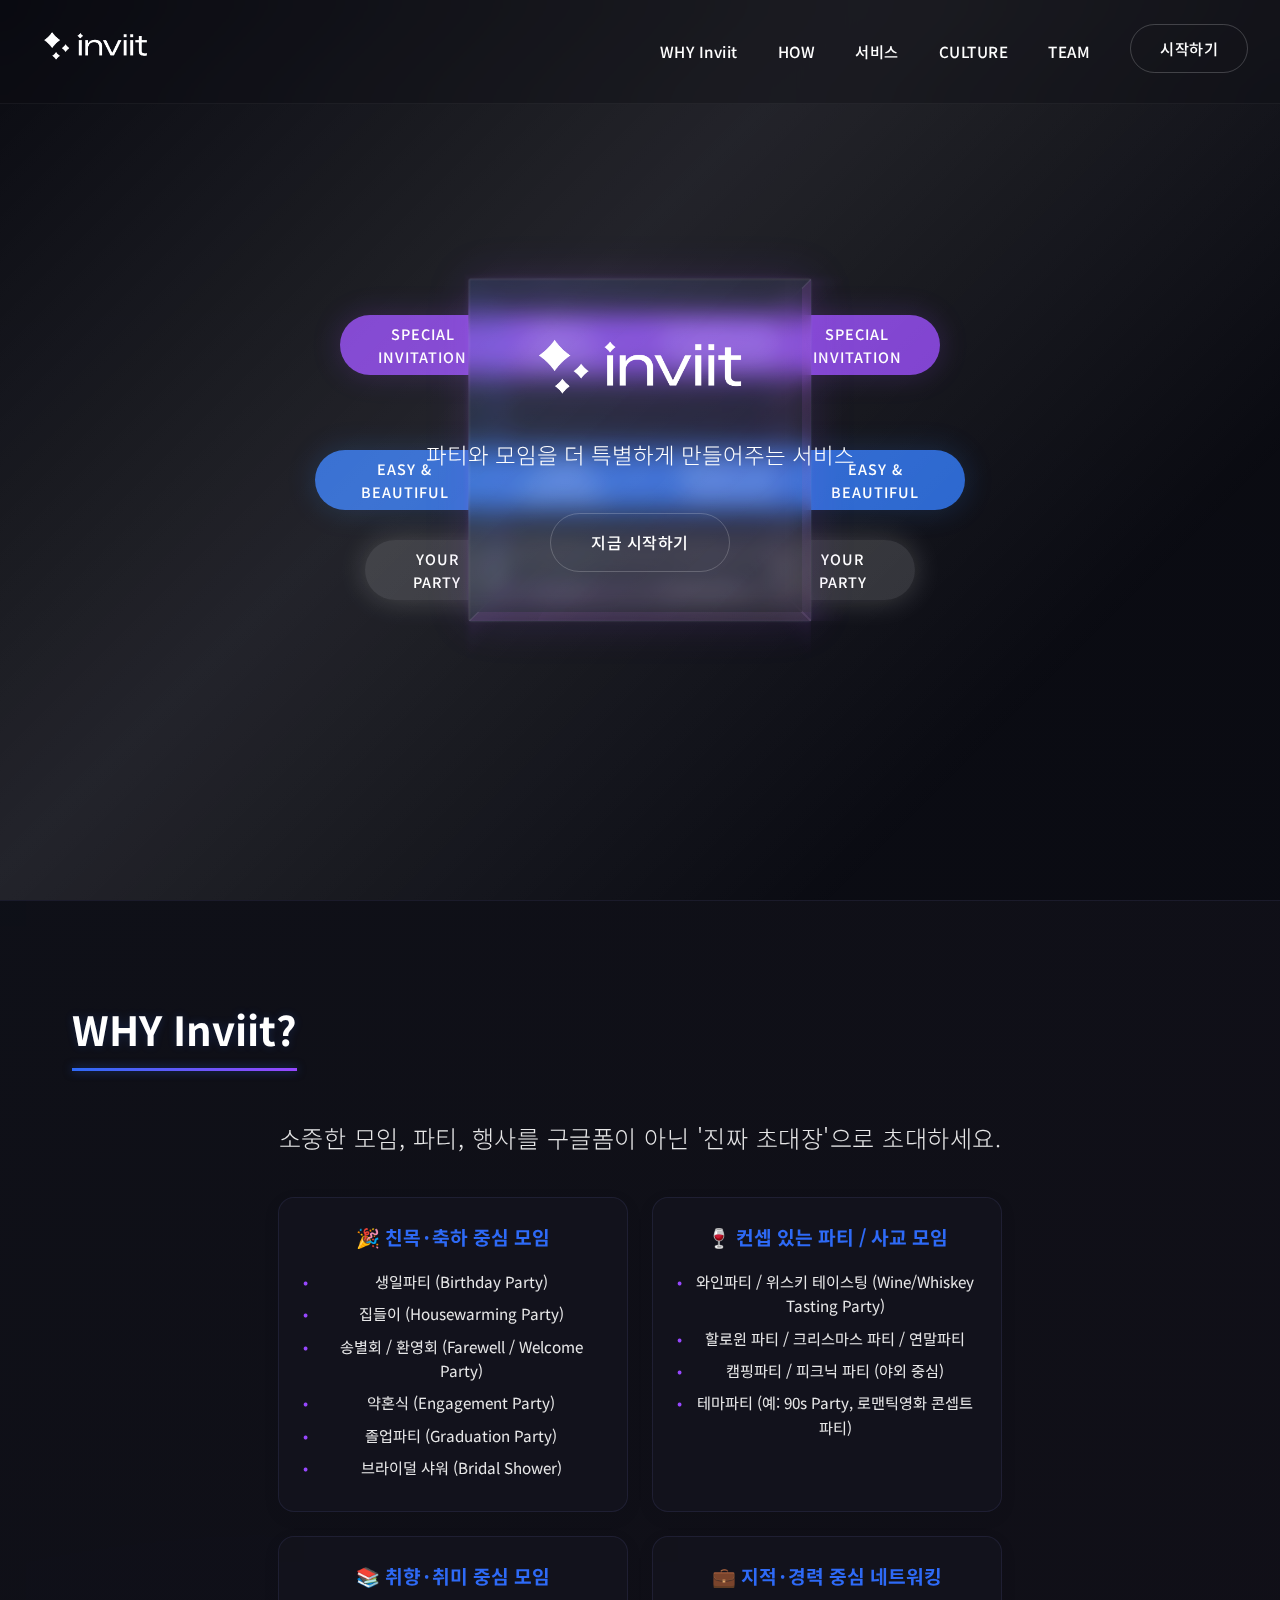
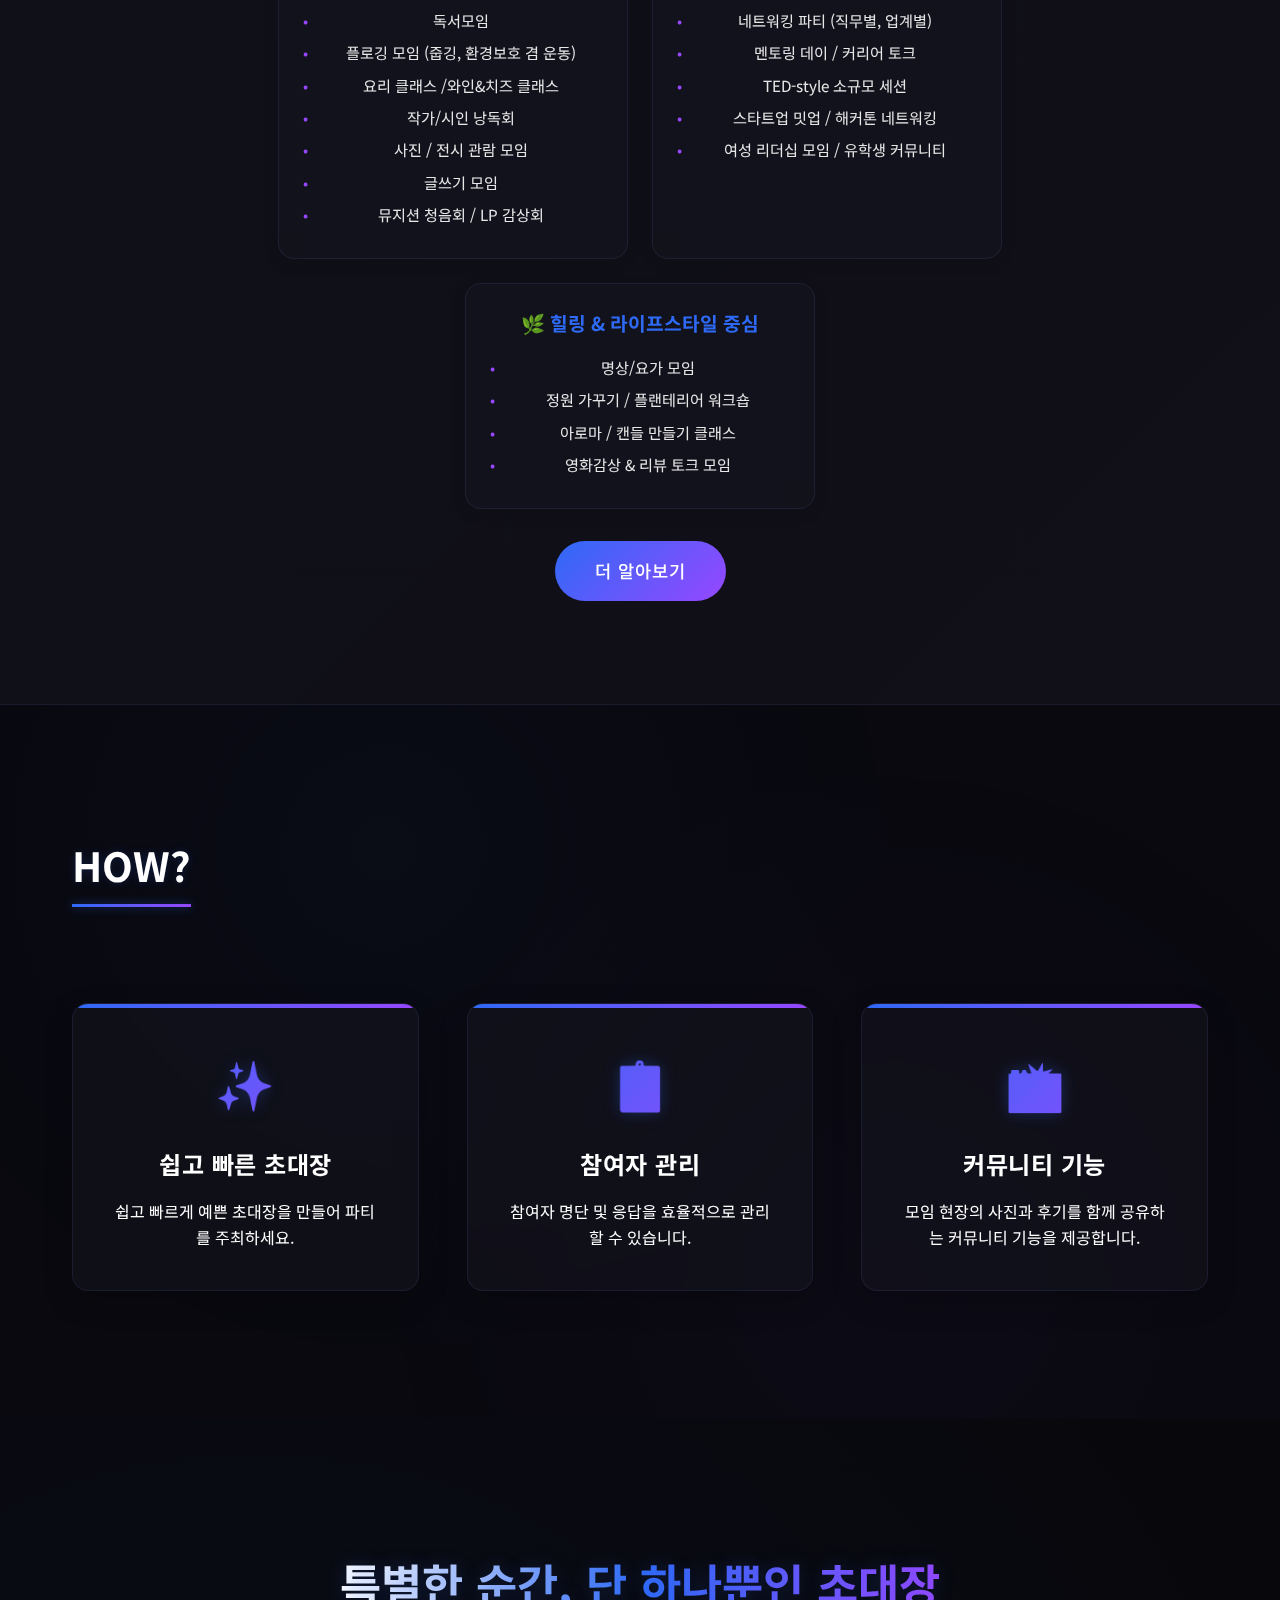
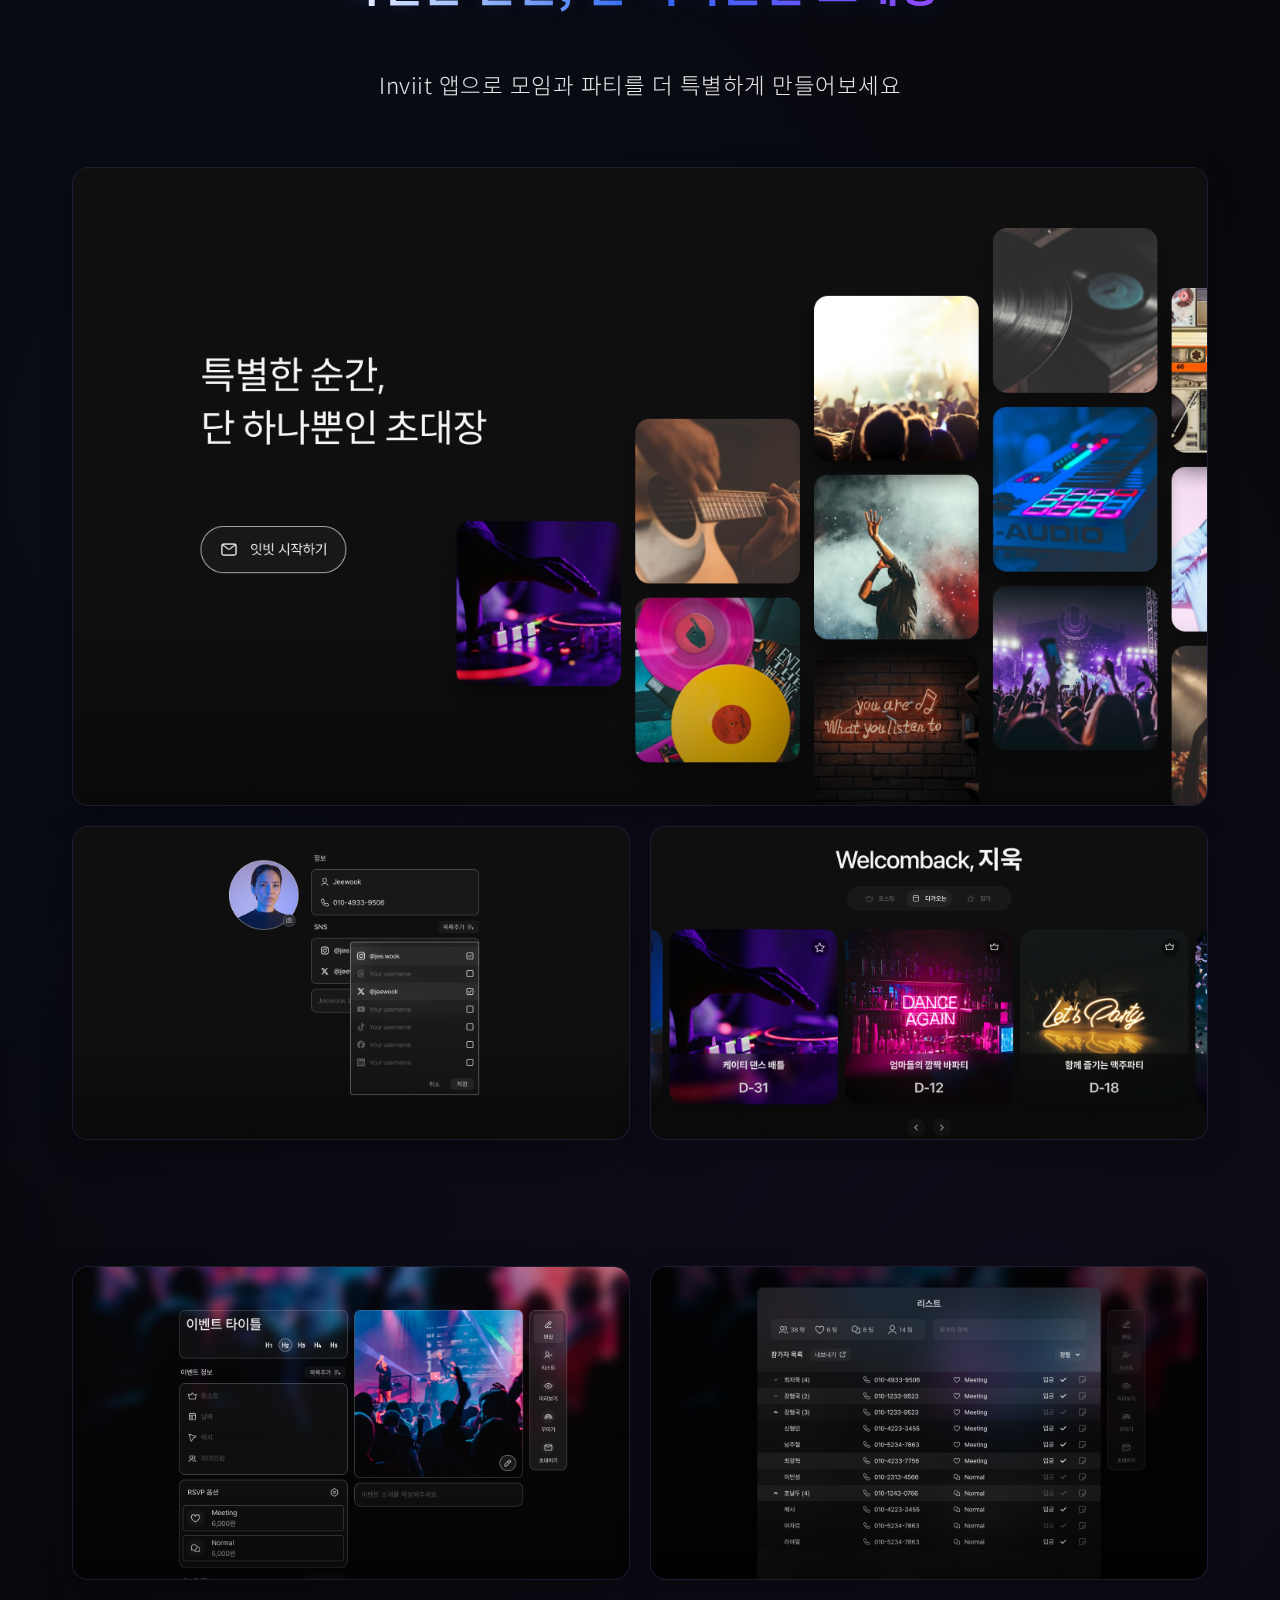
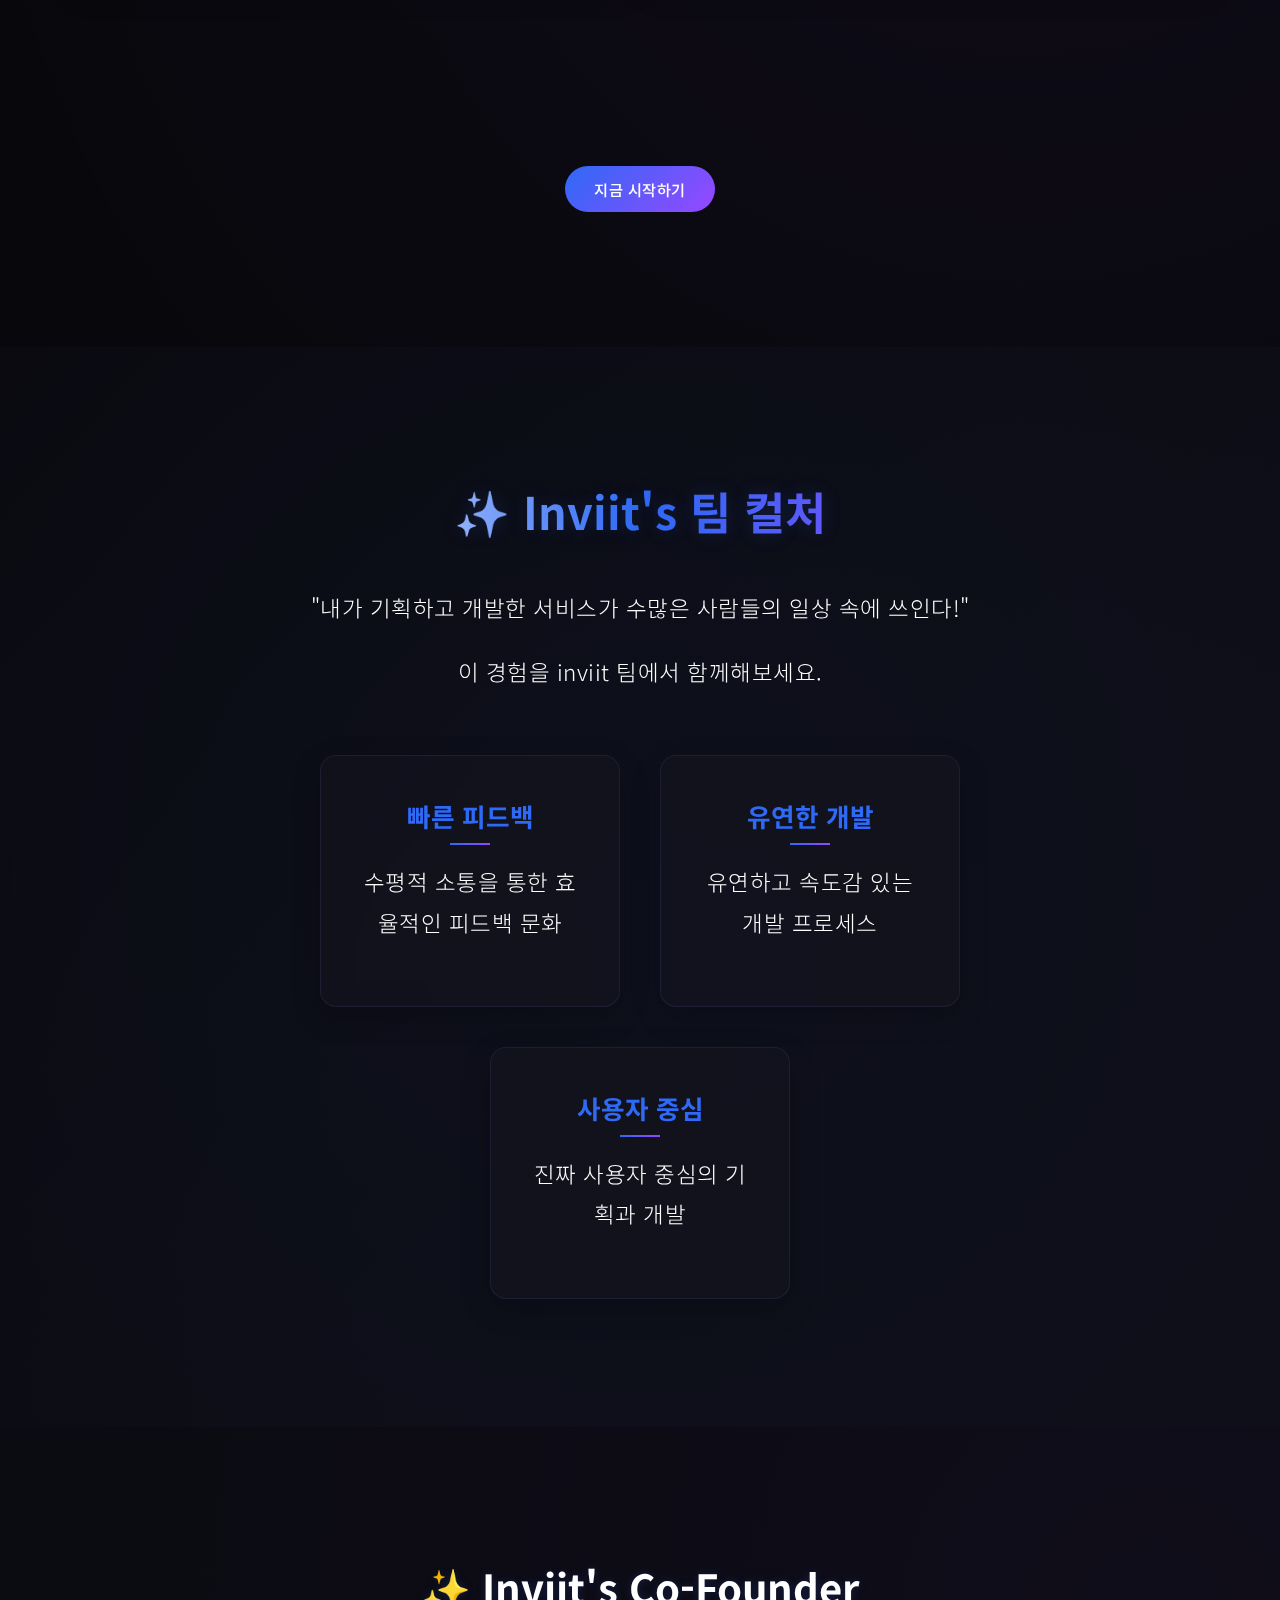
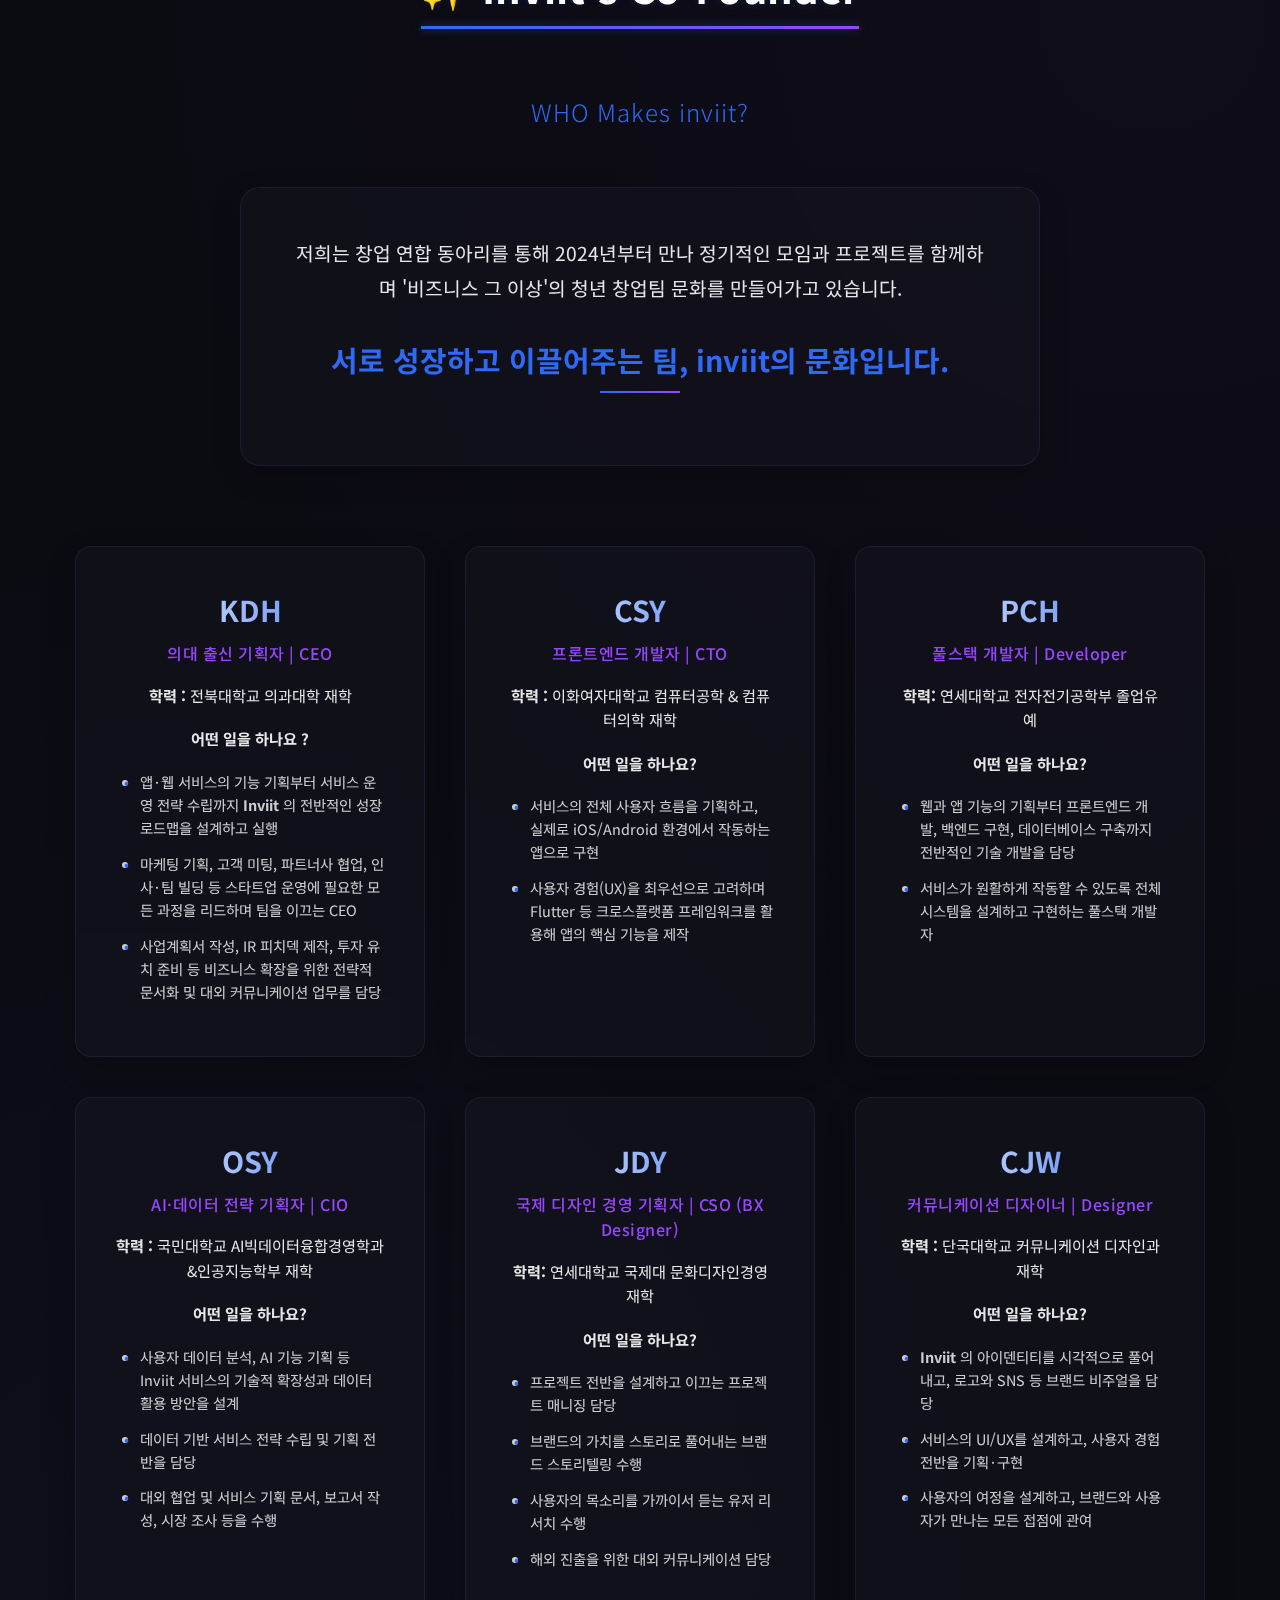
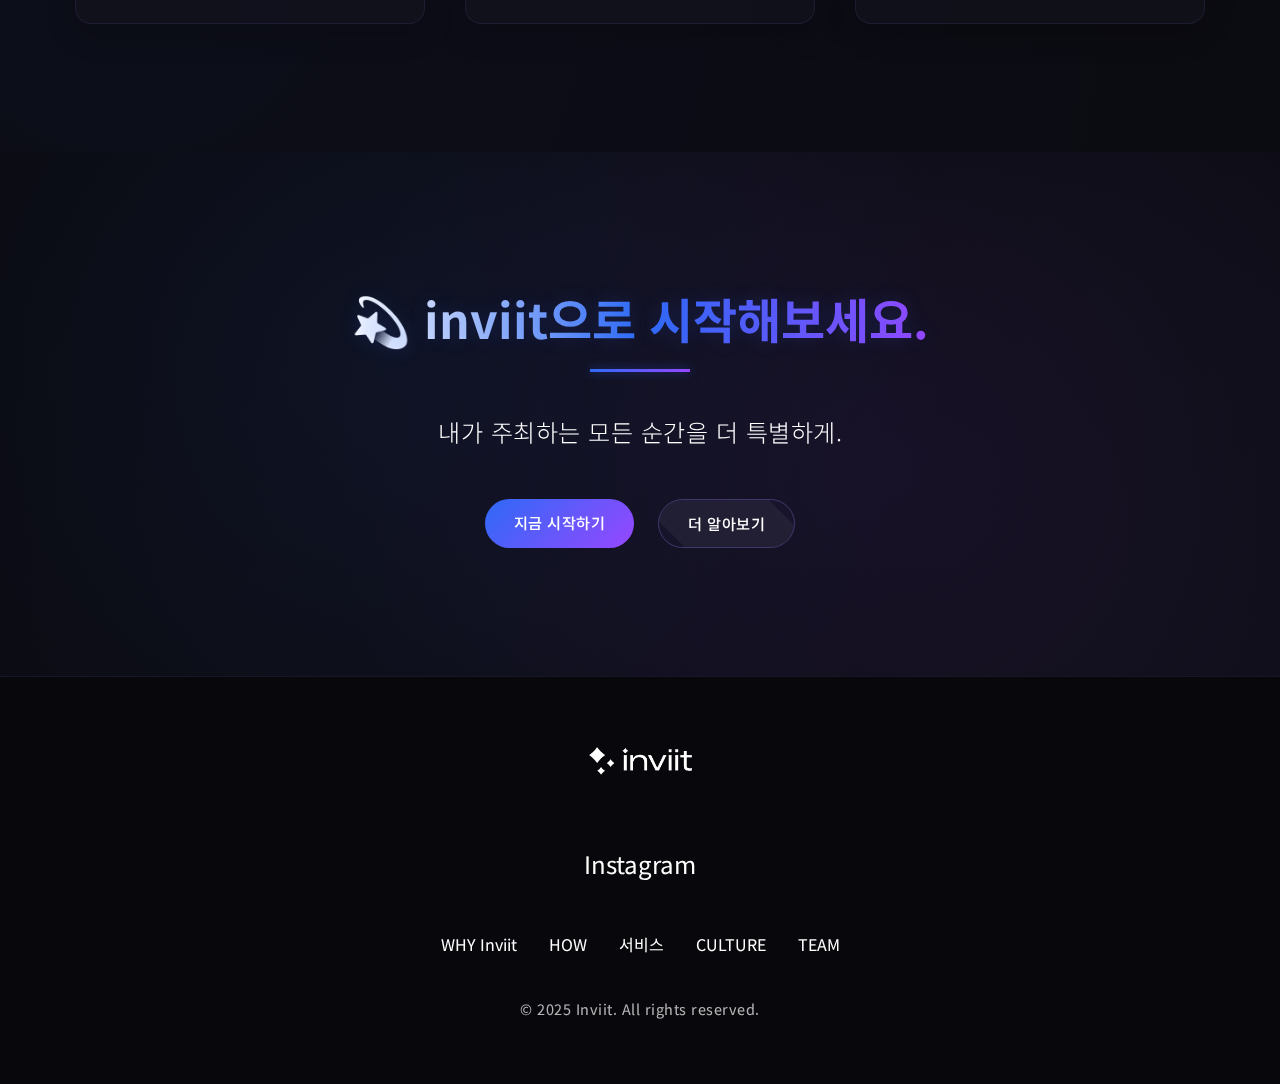
<file: index.html>
<!DOCTYPE html>
<html lang="ko">

<head>
    <meta charset="UTF-8">
    <meta name="viewport" content="width=device-width, initial-scale=1.0">
    <title>Inviit | 특별한 초대, 인빗</title>
    <link rel="stylesheet" href="style.css">
    <link href="https://fonts.googleapis.com/css2?family=Noto+Sans+KR:wght@300;400;500;700&family=Poppins:wght@400;500;600;700&display=swap" rel="stylesheet">
</head>

<body>
    <!-- Header -->
    <header>
        <div class="header-content">
            <a href="https://inviit.me/" class="logo" target="_blank" rel="noopener noreferrer">
                <img src="images/인빗로고.png" alt="inviit 로고" style="height: 40px;">
            </a>
            <nav>
                <ul class="nav-links">
                    <li>
                        <a href="#why">WHY Inviit</a>
                    </li>
                    <li>
                        <a href="#how">HOW</a>
                    </li>
                    <li>
                        <a href="#app">서비스</a>
                    </li>
                    <li>
                        <a href="#culture">CULTURE</a>
                    </li>
                    <li>
                        <a href="#team">TEAM</a>
                    </li>
                    <li>
                        <a href="https://inviit.me/" class="btn btn-outline" target="_blank" rel="noopener noreferrer">
                                시작하기
                            </a>
                    </li>
                </ul>
            </nav>
        </div>
    </header>
    <!-- Modern 3D Hero Section -->
    <section class="hero">
        <!-- 3D Glass Cube -->
        <div class="glass-container">
            <div class="glass-cube">
                <div class="cube-face"></div>
                <div class="cube-face"></div>
                <div class="cube-face"></div>
                <div class="cube-face"></div>
                <div class="cube-face"></div>
                <div class="cube-face"></div>
            </div>
        </div>
        <!-- 3D Ribbons -->
        <div class="ribbon-container">
            <div class="ribbon">
                <span>Special Invitation
                        <div class="star"></div> Create Moments
                        <div class="arrow"></div> Celebrate Together
                        <div class="star"></div> Special Invitation
                    </span>
            </div>
            <div class="ribbon">
                <span>Easy & Beautiful
                        <div class="arrow"></div> Share Memories
                        <div class="star"></div> Connect People
                        <div class="arrow"></div> Easy & Beautiful
                    </span>
            </div>
            <div class="ribbon">
                <span>Your Party
                        <div class="star"></div> Your Style
                        <div class="arrow"></div> Your Memories
                        <div class="star"></div> Your Party
                    </span>
            </div>
        </div>
        <!-- Glass Reflection Effect -->
        <div class="glass-reflection"></div>
        <div class="hero-content">
            <img src="images/인빗로고.png" alt="inviit 로고" class="hero-title" style="max-width: 250px; height: auto;">
            <p class="hero-subtitle">파티와 모임을 더 특별하게 만들어주는 서비스</p>
            <a href="https://inviit.me/" class="cta-button" target="_blank" rel="noopener noreferrer">지금 시작하기</a>
        </div>
        </div>
    </section>
    <!-- Why Section -->
    <section class="why-section" id="why">
        <div class="container">
            <h2 class="section-title">WHY Inviit?</h2>
            <div class="why-content">
                <p>소중한 모임, 파티, 행사를 구글폼이 아닌 '진짜 초대장'으로 초대하세요.</p>
                <!-- Event Categories -->
                <div class="event-categories">
                    <div class="event-category">
                        <h3>🎉 친목·축하 중심 모임</h3>
                        <ul>
                            <li>생일파티 (Birthday Party)</li>
                            <li>집들이 (Housewarming Party)</li>
                            <li>송별회 / 환영회 (Farewell / Welcome Party)</li>
                            <li>약혼식 (Engagement Party)</li>
                            <li>졸업파티 (Graduation Party)</li>
                            <li>브라이덜 샤워 (Bridal Shower)</li>
                        </ul>
                    </div>
                    <div class="event-category">
                        <h3>🍷 컨셉 있는 파티 / 사교 모임</h3>
                        <ul>
                            <li>와인파티 / 위스키 테이스팅 (Wine/Whiskey Tasting Party)</li>
                            <li>할로윈 파티 / 크리스마스 파티 / 연말파티</li>
                            <li>캠핑파티 / 피크닉 파티 (야외 중심)</li>
                            <li>테마파티 (예: 90s Party, 로맨틱영화 콘셉트 파티)</li>
                        </ul>
                    </div>
                    <div class="event-category">
                        <h3>📚 취향·취미 중심 모임</h3>
                        <ul>
                            <li>독서모임</li>
                            <li>플로깅 모임 (줍깅, 환경보호 겸 운동)</li>
                            <li>요리 클래스 /와인&치즈 클래스</li>
                            <li>작가/시인 낭독회</li>
                            <li>사진 / 전시 관람 모임</li>
                            <li>글쓰기 모임</li>
                            <li>뮤지션 청음회 / LP 감상회</li>
                        </ul>
                    </div>
                    <div class="event-category">
                        <h3>💼 지적·경력 중심 네트워킹</h3>
                        <ul>
                            <li>네트워킹 파티 (직무별, 업계별)</li>
                            <li>멘토링 데이 / 커리어 토크</li>
                            <li>TED-style 소규모 세션</li>
                            <li>스타트업 밋업 / 해커톤 네트워킹</li>
                            <li>여성 리더십 모임 / 유학생 커뮤니티</li>
                        </ul>
                    </div>
                    <div class="event-category">
                        <h3>🌿 힐링 & 라이프스타일 중심</h3>
                        <ul>
                            <li>명상/요가 모임</li>
                            <li>정원 가꾸기 / 플랜테리어 워크숍</li>
                            <li>아로마 / 캔들 만들기 클래스</li>
                            <li>영화감상 & 리뷰 토크 모임</li>
                        </ul>
                    </div>
                </div>
                <a href="#" class="btn btn-primary">더 알아보기</a>
            </div>
        </div>
    </section>
    <!-- How Section -->
    <section class="how-section" id="how">
        <div class="container">
            <h2 class="section-title">HOW?</h2>
            <div class="how-content">
                <div class="how-card">
                    <div class="how-card-icon">✨</div>
                    <h3>쉽고 빠른 초대장</h3>
                    <p>쉽고 빠르게 예쁜 초대장을 만들어 파티를 주최하세요.</p>
                </div>
                <div class="how-card">
                    <div class="how-card-icon">📋</div>
                    <h3>참여자 관리</h3>
                    <p>참여자 명단 및 응답을 효율적으로 관리할 수 있습니다.</p>
                </div>
                <div class="how-card">
                    <div class="how-card-icon">📸</div>
                    <h3>커뮤니티 기능</h3>
                    <p>모임 현장의 사진과 후기를 함께 공유하는 커뮤니티 기능을 제공합니다.</p>
                </div>
            </div>
        </div>
    </section>
    <!-- App Section -->
    <section class="app-section" id="app">
        <div class="container app-content">
            <h2 class="app-title">특별한 순간, 단 하나뿐인 초대장</h2>
            <p class="app-subtitle">Inviit 앱으로 모임과 파티를 더 특별하게 만들어보세요</p>
            <div class="app-screenshots">
                <div class="screenshot">
                    <img src="images/로그인 첫 페이지.png" alt="로그인 첫 페이지">
                </div>
                <div class="screenshot">
                    <img src="images/프로필.png" alt="프로필 화면">
                </div>
                <div class="screenshot">
                    <img src="images/로그인 첫 페이지2.png" alt="로그인 첫 페이지2">
                </div>
                <div class="screenshot">
                    <img src="images/이벤트 생성.png" alt="이벤트 생성">
                </div>
                <div class="screenshot">
                    <img src="images/이벤트 생성2.png" alt="이벤트 생성2">
                </div>
            </div>
            <div class="app-cta">
                <a href="https://inviit.me/" class="btn btn-primary">
                    지금
                        시작하기
                </a>
            </div>
    </section>
    <!-- Culture Section -->
    <section class="culture-section" id="culture">
        <div class="container culture-content">
            <h2>✨ Inviit's 팀 컬처</h2>
            <p>"내가 기획하고 개발한 서비스가 수많은 사람들의 일상 속에 쓰인다!"</p>
            <p>이 경험을 inviit 팀에서 함께해보세요.</p>
            <div class="culture-list">
                <div class="culture-item">
                    <h3>빠른 피드백</h3>
                    <p>수평적 소통을 통한 효율적인 피드백 문화</p>
                </div>
                <div class="culture-item">
                    <h3>유연한 개발</h3>
                    <p>유연하고 속도감 있는 개발 프로세스</p>
                </div>
                <div class="culture-item">
                    <h3>사용자 중심</h3>
                    <p>진짜 사용자 중심의 기획과 개발</p>
                </div>
            </div>
        </div>
    </section>
    <!-- Team Section -->
    <section class="team-section" id="team">
        <div class="container">
            <div class="team-header">
                <h2 class="section-title">✨ Inviit's Co-Founder</h2>
                <p>WHO Makes inviit?</p>
            </div>
            <div class="team-values">
                <p>저희는 창업 연합 동아리를 통해 2024년부터 만나 정기적인 모임과 프로젝트를 함께하며 '비즈니스 그 이상'의 청년 창업팀 문화를 만들어가고 있습니다.</p>
                <h3>서로 성장하고 이끌어주는 팀, inviit의 문화입니다.</h3>
            </div>
            <div class="team-members">
                <div class="team-member">
                    <h3>KDH</h3>
                    <h4>의대 출신 기획자 | CEO</h4>
                    <p>
                        <strong>학력 :</strong> 전북대학교 의과대학 재학
                    </p>
                    <p>
                        <strong>어떤 일을 하나요 ?</strong>
                    </p>
                    <ul>
                        <li>
                            앱·웹 서비스의 기능 기획부터 서비스 운영 전략 수립까지
                            <strong>Inviit</strong> 의 전반적인 성장 로드맵을 설계하고 실행
                        </li>
                        <li>마케팅 기획, 고객 미팅, 파트너사 협업, 인사·팀 빌딩 등 스타트업 운영에 필요한 모든 과정을 리드하며 팀을 이끄는 CEO</li>
                        <li>사업계획서 작성, IR 피치덱 제작, 투자 유치 준비 등 비즈니스 확장을 위한 전략적 문서화 및 대외 커뮤니케이션 업무를 담당</li>
                    </ul>
                </div>
                <div class="team-member">
                    <h3>CSY</h3>
                    <h4>프론트엔드 개발자 | CTO</h4>
                    <p>
                        <strong>학력 :</strong> 이화여자대학교 컴퓨터공학 & 컴퓨터의학 재학
                    </p>
                    <p>
                        <strong>어떤 일을 하나요?</strong>
                    </p>
                    <ul>
                        <li>서비스의 전체 사용자 흐름을 기획하고, 실제로 iOS/Android 환경에서 작동하는 앱으로 구현</li>
                        <li>사용자 경험(UX)을 최우선으로 고려하며 Flutter 등 크로스플랫폼 프레임워크를 활용해 앱의 핵심 기능을 제작</li>
                    </ul>
                </div>
                <div class="team-member">
                    <h3>PCH</h3>
                    <h4>풀스택 개발자 | Developer</h4>
                    <p>
                        <strong>학력:</strong> 연세대학교 전자전기공학부 졸업유예
                    </p>
                    <p>
                        <strong>어떤 일을 하나요?</strong>
                    </p>
                    <ul>
                        <li>웹과 앱 기능의 기획부터 프론트엔드 개발, 백엔드 구현, 데이터베이스 구축까지 전반적인 기술 개발을 담당</li>
                        <li>
                            서비스가 원활하게 작동할 수 있도록 전체 시스템을 설계하고 구현하는 풀스택 개발자
                        </li>
                    </ul>
                </div>
                <div class="team-member">
                    <h3>OSY</h3>
                    <h4>AI·데이터 전략 기획자 | CIO</h4>
                    <p>
                        <strong>학력 :</strong> 국민대학교 AI빅데이터융합경영학과&인공지능학부 재학
                    </p>
                    <p>
                        <strong>어떤 일을 하나요?</strong>
                    </p>
                    <ul>
                        <li>사용자 데이터 분석, AI 기능 기획 등 Inviit 서비스의 기술적 확장성과 데이터 활용 방안을 설계</li>
                        <li>데이터 기반 서비스 전략 수립 및 기획 전반을 담당</li>
                        <li>대외 협업 및 서비스 기획 문서, 보고서 작성, 시장 조사 등을 수행</li>
                    </ul>
                </div>
                <div class="team-member">
                    <h3>JDY</h3>
                    <h4>국제 디자인 경영 기획자 | CSO (BX Designer)</h4>
                    <p>
                        <strong>학력:</strong> 연세대학교 국제대 문화디자인경영 재학
                    </p>
                    <p>
                        <strong>어떤 일을 하나요?</strong>
                    </p>
                    <ul>
                        <li>프로젝트 전반을 설계하고 이끄는 프로젝트 매니징 담당</li>
                        <li>브랜드의 가치를 스토리로 풀어내는 브랜드 스토리텔링 수행</li>
                        <li>사용자의 목소리를 가까이서 듣는 유저 리서치 수행</li>
                        <li>해외 진출을 위한 대외 커뮤니케이션 담당</li>
                    </ul>
                </div>
                <div class="team-member">
                    <h3>CJW</h3>
                    <h4>커뮤니케이션 디자이너 | Designer</h4>
                    <p>
                        <strong>학력 :</strong> 단국대학교 커뮤니케이션 디자인과 재학
                    </p>
                    <p>
                        <strong>어떤 일을 하나요?</strong>
                    </p>
                    <ul>
                        <li>
                            <strong>Inviit</strong> 의 아이덴티티를 시각적으로 풀어내고, 로고와 SNS 등 브랜드 비주얼을 담당
                        </li>
                        <li>서비스의 UI/UX를 설계하고, 사용자 경험 전반을 기획·구현</li>
                        <li>사용자의 여정을 설계하고, 브랜드와 사용자가 만나는 모든 접점에 관여</li>
                    </ul>
                </div>
            </div>
        </div>
    </section>
    <!-- CTA Section -->
    <section class="cta-section">
        <div class="container cta-content">
            <h2>💫 inviit으로 시작해보세요.</h2>
            <p>내가 주최하는 모든 순간을 더 특별하게.</p>
            <div class="cta-buttons">
                <a href="https://inviit.me/" class="btn btn-primary" target="_blank" rel="noopener noreferrer">
                        지금
                            시작하기
                    </a>
                <a href="#" class="btn btn-secondary">더 알아보기</a>
            </div>
        </div>
    </section>
    <!-- Footer -->
    <footer>
        <div class="container footer-content" style="text-align: center;">
            <!-- 로고 -->
            <div class="footer-logo">
                <a href="https://inviit.me/" target="_blank" rel="noopener noreferrer">
                    <img src="images/인빗로고.png" alt="inviit 로고" style="height: 40px;">
                </a>
            </div>
            <!-- 인스타그램 링크 -->
            <div class="social-links" style="margin-top: 10px;">
                <a href="https://www.instagram.com/inviit.official" target="_blank">Instagram</a>
            </div>
        </div>
        <!-- 네비게이션 -->
        <nav class="footer-nav">
            <ul>
                <li>
                    <a href="#why">WHY Inviit</a>
                </li>
                <li>
                    <a href="#how">HOW</a>
                </li>
                <li>
                    <a href="#app">서비스</a>
                </li>
                <li>
                    <a href="#culture">CULTURE</a>
                </li>
                <li>
                    <a href="#team">TEAM</a>
                </li>
            </ul>
        </nav>
        <!-- 저작권 -->
        <div class="copyright" style="text-align: center;">
            <p>&copy; 2025 Inviit. All rights reserved.</p>
        </div>
    </footer>
</file>
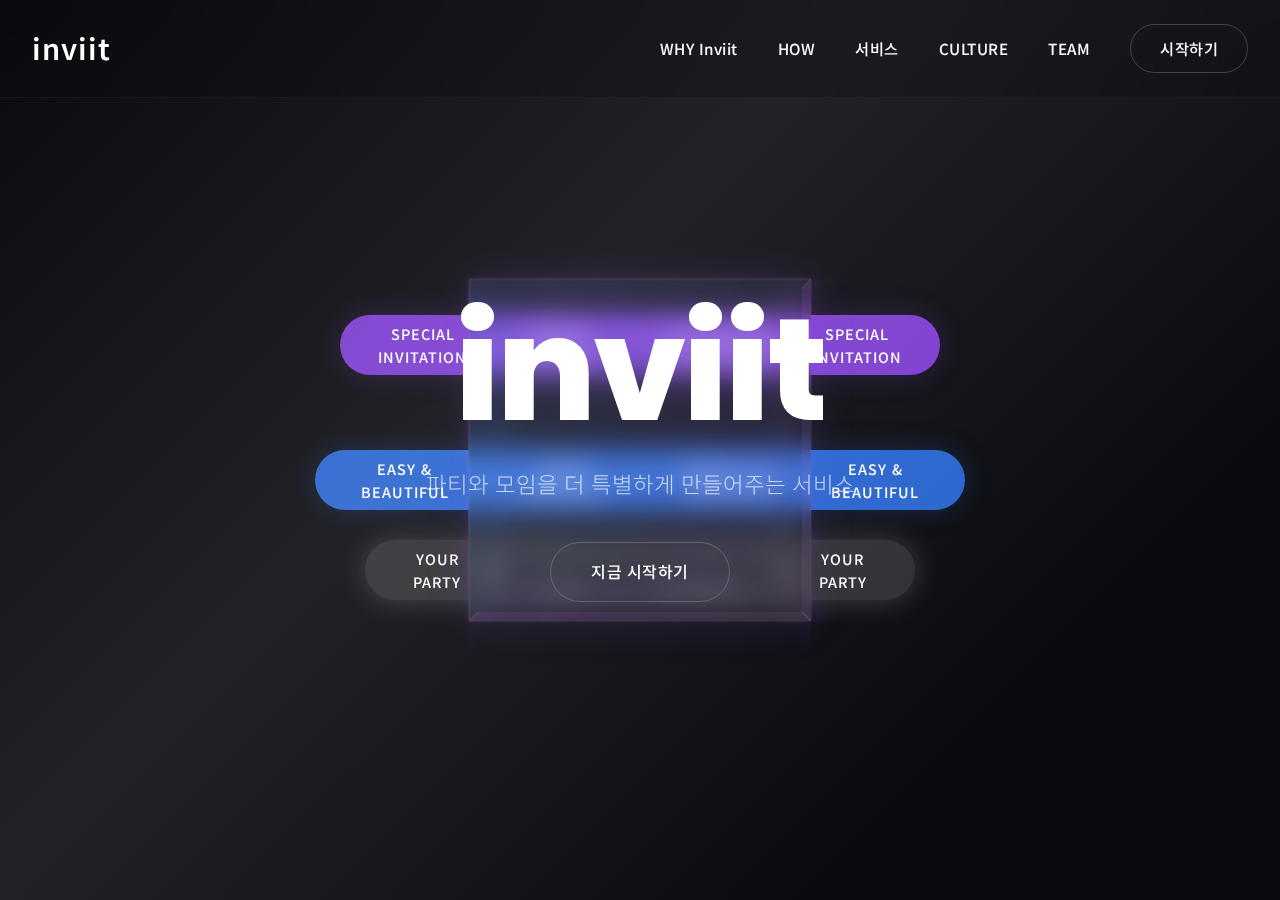
<file: hero1.html>
<!DOCTYPE html>
<html lang="ko">
<head>
    <meta charset="UTF-8">
    <meta name="viewport" content="width=device-width, initial-scale=1.0">
    <title>Inviit | 특별한 초대, 인빗</title>
    <style>
        @import url('https://fonts.googleapis.com/css2?family=Noto+Sans+KR:wght@300;400;500;700;900&family=Poppins:wght@400;500;600;700;800&display=swap');
        
        :root {
            --primary-bg: #0a0a0f;
            --text-white: #ffffff;
            --text-gray: rgba(255, 255, 255, 0.7);
            --blue: #2e7bff;
            --purple: #9747ff;
            --pink: #d945ff;
        }
        
        * {
            margin: 0;
            padding: 0;
            box-sizing: border-box;
        }
        
        body {
            font-family: 'Noto Sans KR', 'Poppins', sans-serif;
            background-color: var(--primary-bg);
            color: var(--text-white);
            overflow-x: hidden;
            line-height: 1.6;
        }
        
        /* Header */
        header {
            position: fixed;
            width: 100%;
            top: 0;
            z-index: 1000;
            padding: 1.5rem 2rem;
            background-color: rgba(10, 10, 15, 0.3);
            backdrop-filter: blur(20px);
            -webkit-backdrop-filter: blur(20px);
            border-bottom: 1px solid rgba(255, 255, 255, 0.05);
        }
        
        .header-content {
            display: flex;
            justify-content: space-between;
            align-items: center;
            max-width: 1400px;
            margin: 0 auto;
        }
        
        .logo {
            font-size: 1.8rem;
            font-weight: 600;
            text-decoration: none;
            color: var(--text-white);
            letter-spacing: 1px;
        }
        
        .nav-links {
            display: flex;
            list-style: none;
            gap: 2.5rem;
            align-items: center;
        }
        
        .nav-links a {
            color: var(--text-white);
            text-decoration: none;
            font-weight: 500;
            font-size: 0.95rem;
            transition: all 0.3s ease;
            letter-spacing: 0.5px;
        }
        
        .nav-links a:hover {
            color: var(--blue);
        }
        
        .btn {
            display: inline-block;
            padding: 0.7rem 1.8rem;
            border-radius: 30px;
            font-weight: 500;
            transition: all 0.3s ease;
            text-decoration: none;
            font-size: 0.95rem;
            letter-spacing: 0.5px;
        }
        
        .btn-outline {
            background-color: transparent;
            color: var(--text-white);
            border: 1px solid rgba(255, 255, 255, 0.2);
        }
        
        .btn-outline:hover {
            border-color: var(--text-white);
            background-color: rgba(255, 255, 255, 0.05);
        }
        
        /* Modern Hero Section */
        .hero {
            position: relative;
            height: 100vh;
            width: 100%;
            overflow: hidden;
            display: flex;
            align-items: center;
            justify-content: center;
            background-color: var(--primary-bg);
        }
        
        /* 3D Glass Elements */
        .glass-container {
            position: absolute;
            width: 100%;
            height: 100%;
            perspective: 1200px;
            z-index: 2;
        }
        
        .glass-element {
            position: absolute;
            transform-style: preserve-3d;
            animation: rotateGlass 30s linear infinite;
            opacity: 0.7;
        }
        
        @keyframes rotateGlass {
            0% {
                transform: rotateY(0deg) rotateX(10deg);
            }
            100% {
                transform: rotateY(360deg) rotateX(10deg);
            }
        }
        
        .glass-cube {
            position: absolute;
            width: 300px;
            height: 300px;
            top: calc(50% - 150px);
            left: calc(50% - 150px);
            transform-style: preserve-3d;
            animation: rotateCube 25s linear infinite;
        }
        
        @keyframes rotateCube {
            0% {
                transform: rotateX(0deg) rotateY(0deg) rotateZ(0deg);
            }
            100% {
                transform: rotateX(360deg) rotateY(360deg) rotateZ(360deg);
            }
        }
        
        .cube-face {
            position: absolute;
            width: 100%;
            height: 100%;
            background-color: rgba(255, 255, 255, 0.05);
            border: 1px solid rgba(255, 255, 255, 0.1);
            border-radius: 2px;
            box-shadow: 0 0 40px rgba(151, 71, 255, 0.15);
            backdrop-filter: blur(10px);
            -webkit-backdrop-filter: blur(10px);
        }
        
        .cube-face:nth-child(1) {
            transform: translateZ(150px);
            background: linear-gradient(135deg, rgba(46, 123, 255, 0.1), rgba(255, 255, 255, 0.03));
        }
        
        .cube-face:nth-child(2) {
            transform: rotateY(180deg) translateZ(150px);
            background: linear-gradient(135deg, rgba(151, 71, 255, 0.1), rgba(255, 255, 255, 0.03));
        }
        
        .cube-face:nth-child(3) {
            transform: rotateY(90deg) translateZ(150px);
            background: linear-gradient(135deg, rgba(217, 69, 255, 0.1), rgba(255, 255, 255, 0.03));
        }
        
        .cube-face:nth-child(4) {
            transform: rotateY(-90deg) translateZ(150px);
            background: linear-gradient(135deg, rgba(46, 123, 255, 0.1), rgba(255, 255, 255, 0.03));
        }
        
        .cube-face:nth-child(5) {
            transform: rotateX(90deg) translateZ(150px);
            background: linear-gradient(135deg, rgba(151, 71, 255, 0.1), rgba(255, 255, 255, 0.03));
        }
        
        .cube-face:nth-child(6) {
            transform: rotateX(-90deg) translateZ(150px);
            background: linear-gradient(135deg, rgba(217, 69, 255, 0.1), rgba(255, 255, 255, 0.03));
        }
        
        /* 3D Ribbons */
        .ribbon-container {
            position: absolute;
            width: 100%;
            height: 100%;
            perspective: 1500px;
            transform-style: preserve-3d;
            z-index: 1;
        }
        
        .ribbon {
            position: absolute;
            height: 60px;
            background: var(--ribbon-color, rgba(255, 255, 255, 0.1));
            border-radius: 30px;
            display: flex;
            align-items: center;
            justify-content: center;
            color: var(--text-white);
            font-weight: 500;
            letter-spacing: 1px;
            text-transform: uppercase;
            font-size: 0.9rem;
            box-shadow: 0 0 30px rgba(var(--ribbon-glow-color, 255, 255, 255), 0.2);
            transform-style: preserve-3d;
            animation: floatRibbon var(--duration, 20s) linear infinite;
            transform-origin: center;
            animation-delay: var(--delay, 0s);
        }
        
        @keyframes floatRibbon {
            0% {
                transform: rotateX(var(--rotateX-start, 0deg)) rotateY(var(--rotateY-start, 0deg)) rotateZ(var(--rotateZ-start, 0deg)) translateZ(var(--translateZ-start, 0px));
            }
            50% {
                transform: rotateX(var(--rotateX-mid, 180deg)) rotateY(var(--rotateY-mid, 180deg)) rotateZ(var(--rotateZ-mid, 180deg)) translateZ(var(--translateZ-mid, 50px));
            }
            100% {
                transform: rotateX(var(--rotateX-end, 360deg)) rotateY(var(--rotateY-end, 360deg)) rotateZ(var(--rotateZ-end, 360deg)) translateZ(var(--translateZ-end, 0px));
            }
        }
        
        /* Purple Ribbon */
        .ribbon:nth-child(1) {
            --ribbon-color: rgba(151, 71, 255, 0.8);
            --ribbon-glow-color: 151, 71, 255;
            --duration: 30s;
            --delay: 0s;
            --rotateX-start: 10deg;
            --rotateY-start: 0deg;
            --rotateZ-start: 5deg;
            --translateZ-start: 0px;
            --rotateX-mid: 15deg;
            --rotateY-mid: 180deg;
            --rotateZ-mid: -5deg;
            --translateZ-mid: 30px;
            --rotateX-end: 10deg;
            --rotateY-end: 360deg;
            --rotateZ-end: 5deg;
            --translateZ-end: 0px;
            width: 600px;
            top: 35%;
            left: calc(50% - 300px);
            text-align: center;
            padding: 0 30px;
        }
        
        /* Blue Ribbon */
        .ribbon:nth-child(2) {
            --ribbon-color: rgba(46, 123, 255, 0.8);
            --ribbon-glow-color: 46, 123, 255;
            --duration: 35s;
            --delay: 4s;
            --rotateX-start: -20deg;
            --rotateY-start: 10deg;
            --rotateZ-start: -10deg;
            --translateZ-start: 20px;
            --rotateX-mid: -30deg;
            --rotateY-mid: 190deg;
            --rotateZ-mid: 5deg;
            --translateZ-mid: 50px;
            --rotateX-end: -20deg;
            --rotateY-end: 370deg;
            --rotateZ-end: -10deg;
            --translateZ-end: 20px;
            width: 650px;
            top: 50%;
            left: calc(50% - 325px);
            text-align: center;
            padding: 0 30px;
        }
        
        /* Gray Ribbon */
        .ribbon:nth-child(3) {
            --ribbon-color: rgba(255, 255, 255, 0.15);
            --ribbon-glow-color: 255, 255, 255;
            --duration: 28s;
            --delay: 2s;
            --rotateX-start: 25deg;
            --rotateY-start: -20deg;
            --rotateZ-start: 15deg;
            --translateZ-start: -30px;
            --rotateX-mid: 35deg;
            --rotateY-mid: 160deg;
            --rotateZ-mid: -10deg;
            --translateZ-mid: 0px;
            --rotateX-end: 25deg;
            --rotateY-end: 340deg;
            --rotateZ-end: 15deg;
            --translateZ-end: -30px;
            width: 550px;
            top: 60%;
            left: calc(50% - 275px);
            text-align: center;
            padding: 0 30px;
        }
        
        /* Star/Dot Decorations */
        .ribbon span {
            display: inline-flex;
            align-items: center;
            gap: 15px;
        }
        
        .ribbon .star {
            display: inline-block;
            width: 10px;
            height: 10px;
            position: relative;
        }
        
        .ribbon .star::before {
            content: '★';
            position: absolute;
            font-size: 10px;
            top: 50%;
            left: 50%;
            transform: translate(-50%, -50%);
        }
        
        .ribbon .arrow {
            display: inline-block;
            width: 15px;
            height: 15px;
            position: relative;
        }
        
        .ribbon .arrow::before {
            content: '→';
            position: absolute;
            font-size: 12px;
            top: 50%;
            left: 50%;
            transform: translate(-50%, -50%);
        }
        
        /* Glass Reflections */
        .glass-reflection {
            position: absolute;
            width: 100%;
            height: 100%;
            top: 0;
            left: 0;
            background: linear-gradient(135deg, 
                rgba(255, 255, 255, 0) 0%, 
                rgba(255, 255, 255, 0.05) 20%, 
                rgba(255, 255, 255, 0.1) 40%,
                rgba(255, 255, 255, 0.05) 60%,
                rgba(255, 255, 255, 0) 80%);
            z-index: 3;
            pointer-events: none;
            animation: moveReflection 8s linear infinite;
        }
        
        @keyframes moveReflection {
            0% {
                transform: translateX(-100%) translateY(-100%) rotate(45deg);
            }
            100% {
                transform: translateX(100%) translateY(100%) rotate(45deg);
            }
        }
        
        /* Content Section */
        .hero-content {
            position: relative;
            z-index: 10;
            text-align: center;
            padding: 0 2rem;
            max-width: 900px;
        }
        
        .hero-title {
            font-size: 9rem;
            font-weight: 800;
            line-height: 1;
            margin-bottom: 1.5rem;
            letter-spacing: -0.02em;
            color: var(--text-white);
            font-family: 'Poppins', sans-serif;
            position: relative;
            text-transform: lowercase;
        }
        
        .hero-subtitle {
            font-size: 1.4rem;
            font-weight: 300;
            color: var(--text-gray);
            margin-bottom: 2.5rem;
            max-width: 600px;
            margin-left: auto;
            margin-right: auto;
        }
        
        .cta-button {
            display: inline-block;
            padding: 1rem 2.5rem;
            font-size: 1rem;
            font-weight: 500;
            color: var(--text-white);
            background-color: transparent;
            border: 1px solid rgba(255, 255, 255, 0.2);
            border-radius: 30px;
            transition: all 0.3s ease;
            text-decoration: none;
            letter-spacing: 0.5px;
        }
        
        .cta-button:hover {
            background-color: rgba(255, 255, 255, 0.1);
            border-color: rgba(255, 255, 255, 0.3);
            transform: translateY(-3px);
        }
        
        /* Responsive Design */
        @media (max-width: 992px) {
            .hero-title {
                font-size: 7rem;
            }
            
            .ribbon:nth-child(1) {
                width: 500px;
                left: calc(50% - 250px);
            }
            
            .ribbon:nth-child(2) {
                width: 550px;
                left: calc(50% - 275px);
            }
            
            .ribbon:nth-child(3) {
                width: 450px;
                left: calc(50% - 225px);
            }
        }
        
        @media (max-width: 768px) {
            .nav-links {
                display: none;
            }
            
            .hero-title {
                font-size: 4.5rem;
            }
            
            .hero-subtitle {
                font-size: 1.2rem;
            }
            
            .ribbon:nth-child(1) {
                width: 400px;
                left: calc(50% - 200px);
            }
            
            .ribbon:nth-child(2) {
                width: 450px;
                left: calc(50% - 225px);
            }
            
            .ribbon:nth-child(3) {
                width: 350px;
                left: calc(50% - 175px);
            }
        }
        
        @media (max-width: 576px) {
            .hero-title {
                font-size: 3.5rem;
            }
            
            .hero-subtitle {
                font-size: 1rem;
            }
            
            .ribbon:nth-child(1) {
                width: 300px;
                left: calc(50% - 150px);
            }
            
            .ribbon:nth-child(2) {
                width: 350px;
                left: calc(50% - 175px);
            }
            
            .ribbon:nth-child(3) {
                width: 250px;
                left: calc(50% - 125px);
            }
        }
    </style>
</head>
<body>
    <!-- Header -->
    <header>
        <div class="header-content">
            <a href="#" class="logo">inviit</a>
            <nav>
                <ul class="nav-links">
                    <li><a href="#why">WHY Inviit</a></li>
                    <li><a href="#how">HOW</a></li>
                    <li><a href="#app">서비스</a></li>
                    <li><a href="#culture">CULTURE</a></li>
                    <li><a href="#team">TEAM</a></li>
                    <li><a href="#" class="btn btn-outline">시작하기</a></li>
                </ul>
            </nav>
        </div>
    </header>

    <!-- Modern 3D Hero Section -->
    <section class="hero">
        <!-- 3D Glass Cube -->
        <div class="glass-container">
            <div class="glass-cube">
                <div class="cube-face"></div>
                <div class="cube-face"></div>
                <div class="cube-face"></div>
                <div class="cube-face"></div>
                <div class="cube-face"></div>
                <div class="cube-face"></div>
            </div>
        </div>
        
        <!-- 3D Ribbons -->
        <div class="ribbon-container">
            <div class="ribbon">
                <span>Special Invitation <div class="star"></div> Create Moments <div class="arrow"></div> Celebrate Together <div class="star"></div> Special Invitation</span>
            </div>
            <div class="ribbon">
                <span>Easy & Beautiful <div class="arrow"></div> Share Memories <div class="star"></div> Connect People <div class="arrow"></div> Easy & Beautiful</span>
            </div>
            <div class="ribbon">
                <span>Your Party <div class="star"></div> Your Style <div class="arrow"></div> Your Memories <div class="star"></div> Your Party</span>
            </div>
        </div>
        
        <!-- Glass Reflection Effect -->
        <div class="glass-reflection"></div>
        
        <!-- Hero Content -->
        <div class="hero-content">
            <h1 class="hero-title">inviit</h1>
            <p class="hero-subtitle">파티와 모임을 더 특별하게 만들어주는 서비스</p>
            <a href="#" class="cta-button">지금 시작하기</a>
        </div>
    </section>
</body>
</html>
</file>
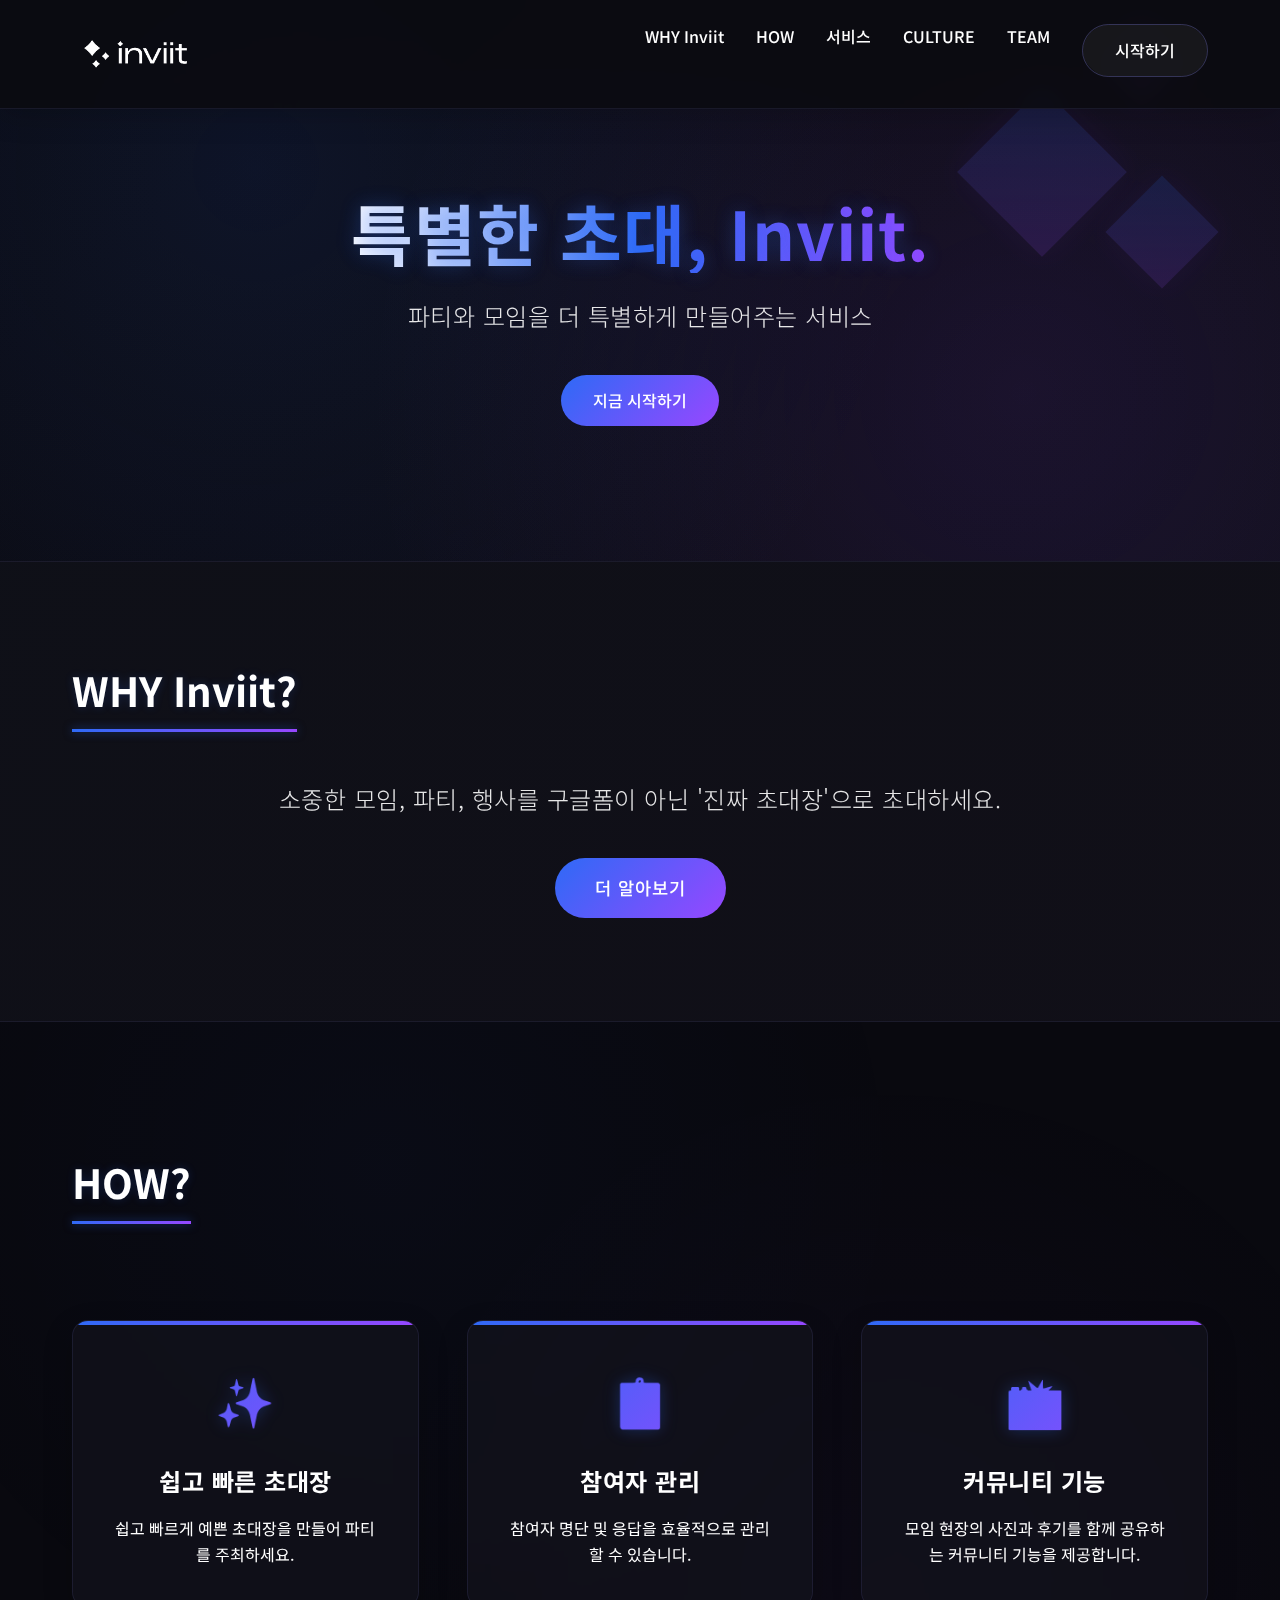
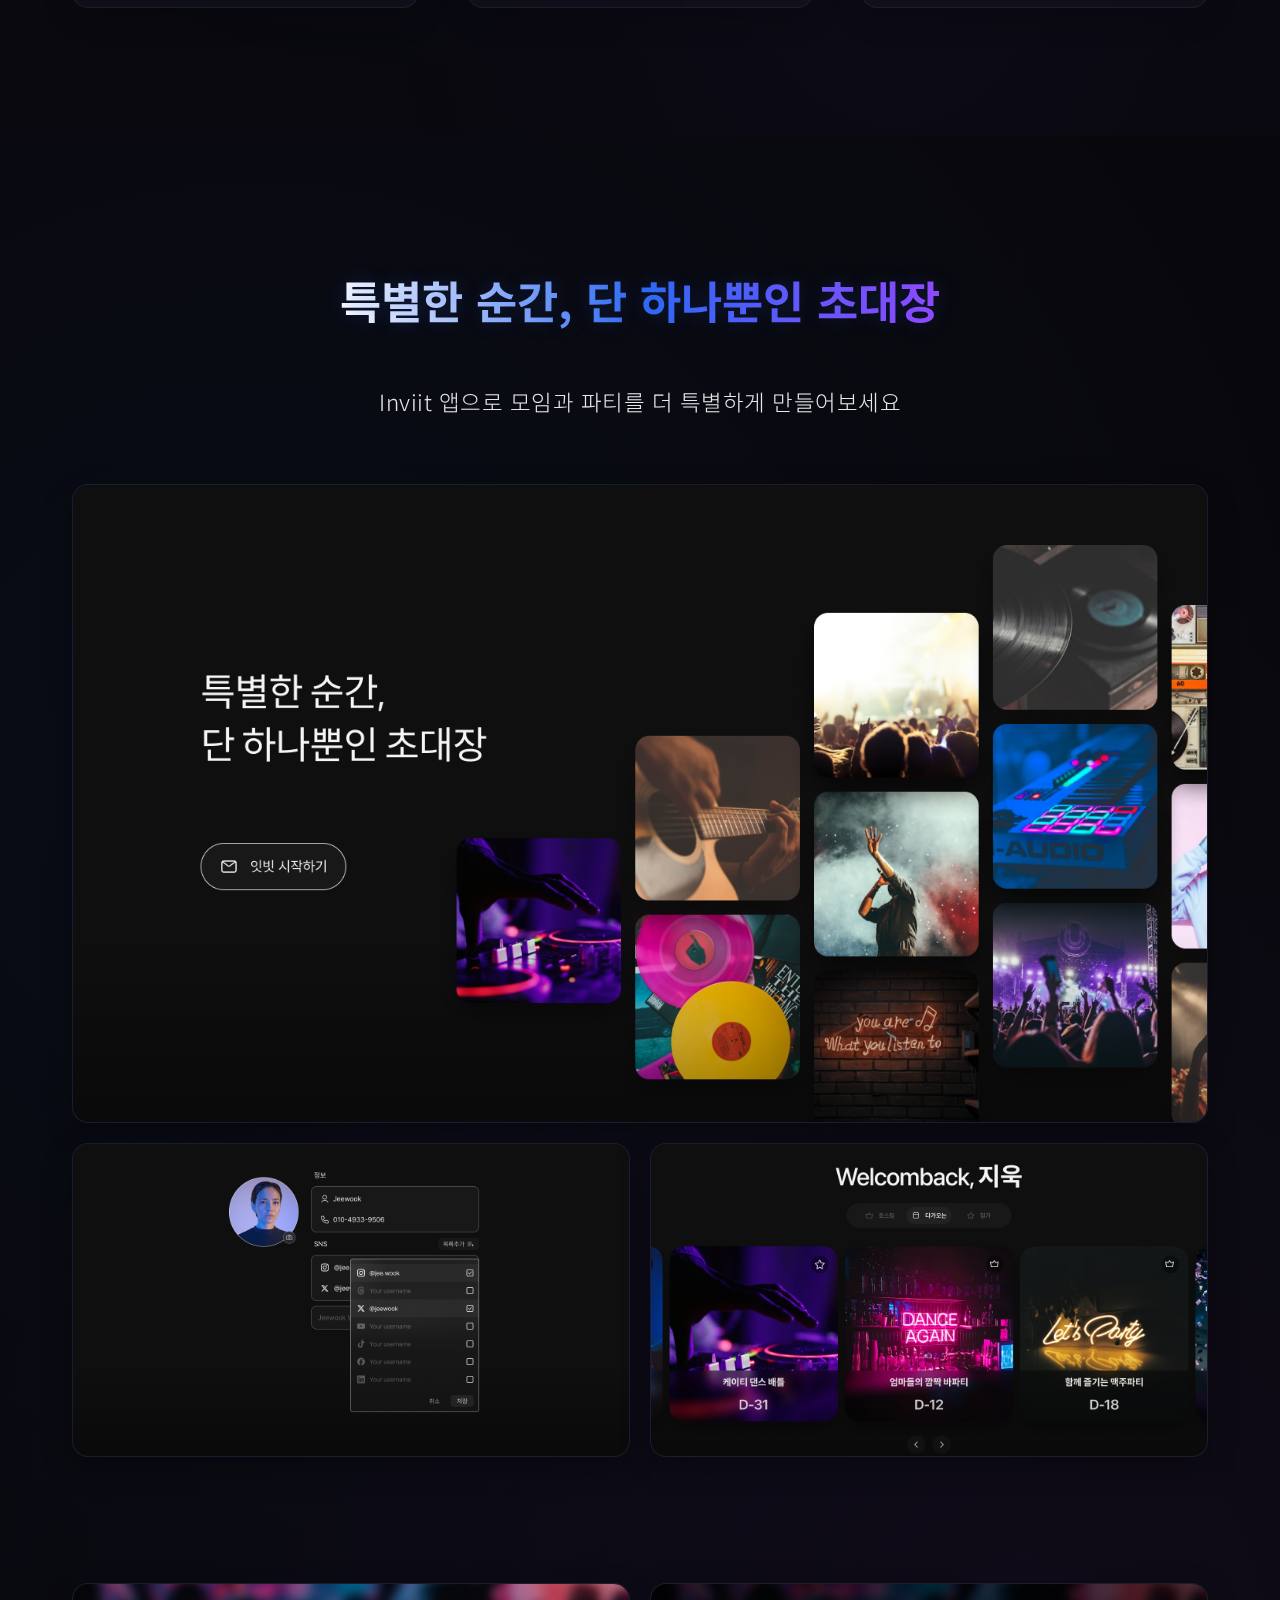
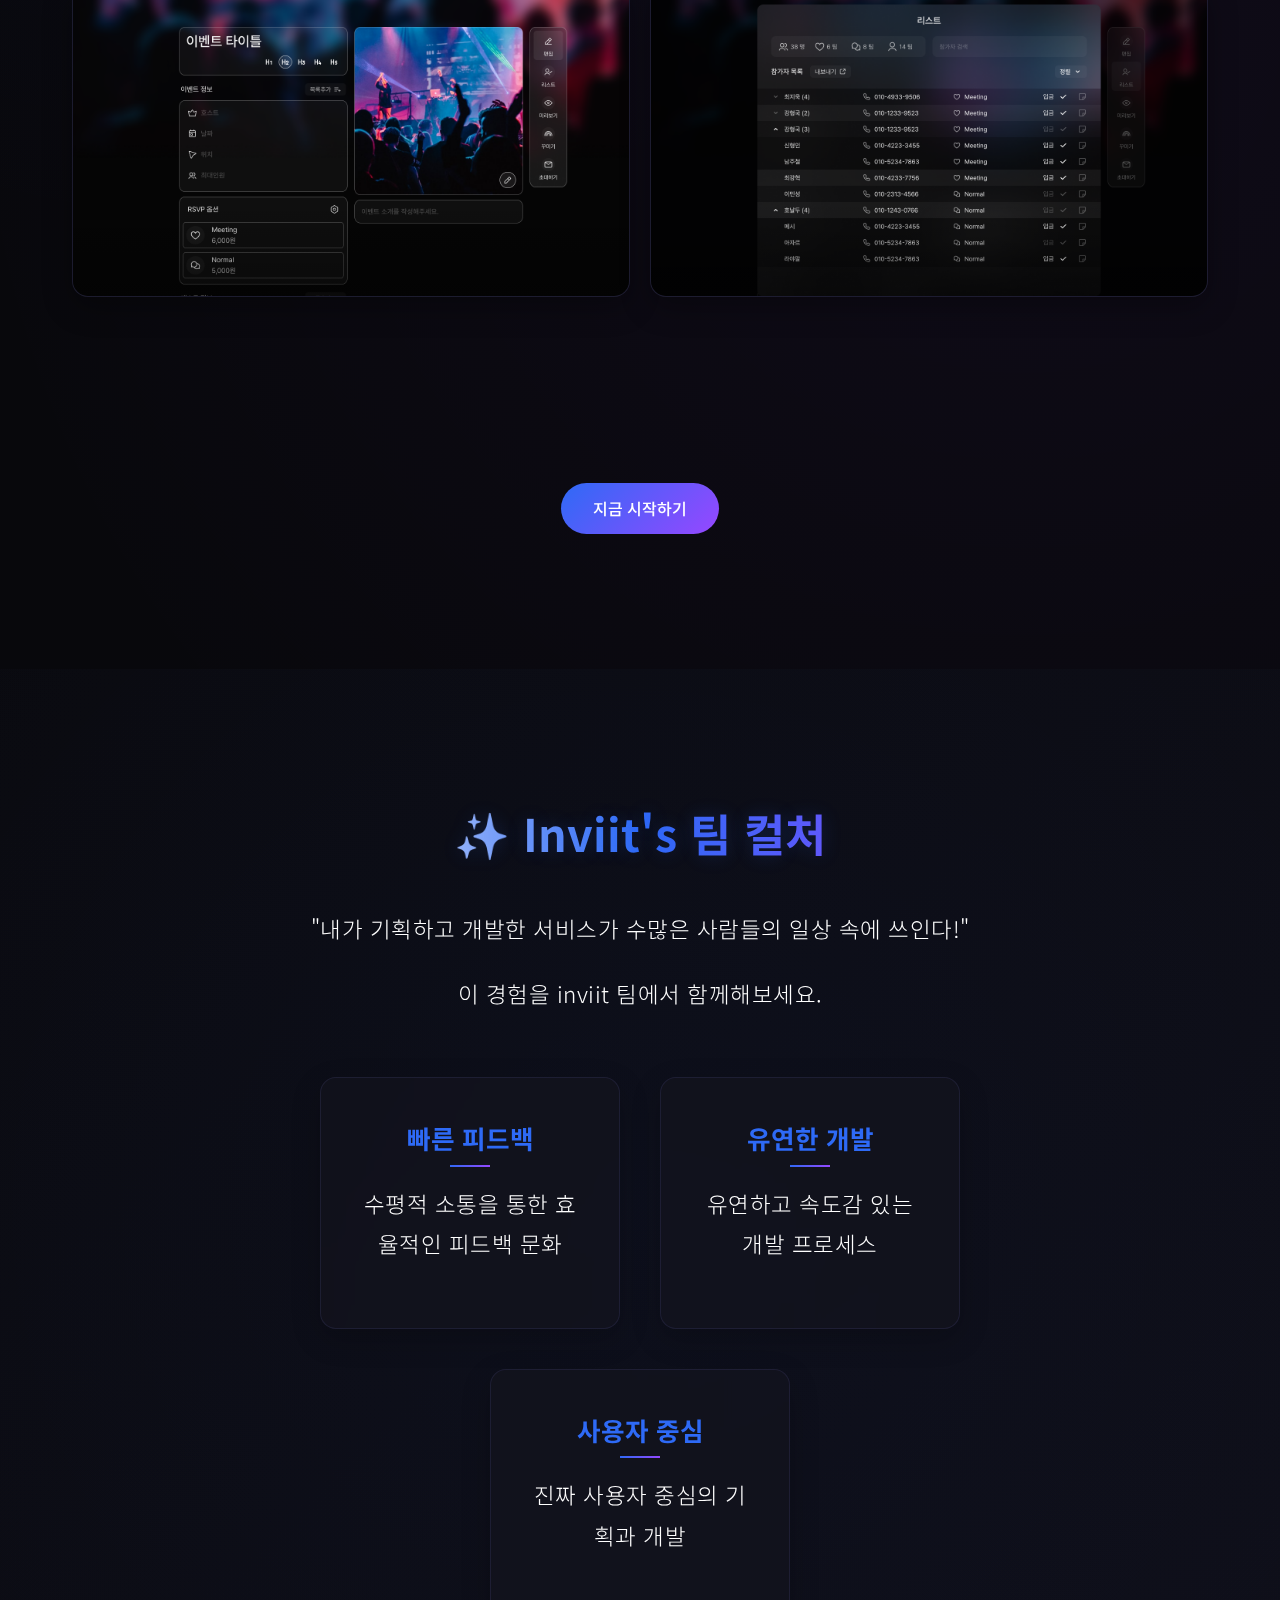
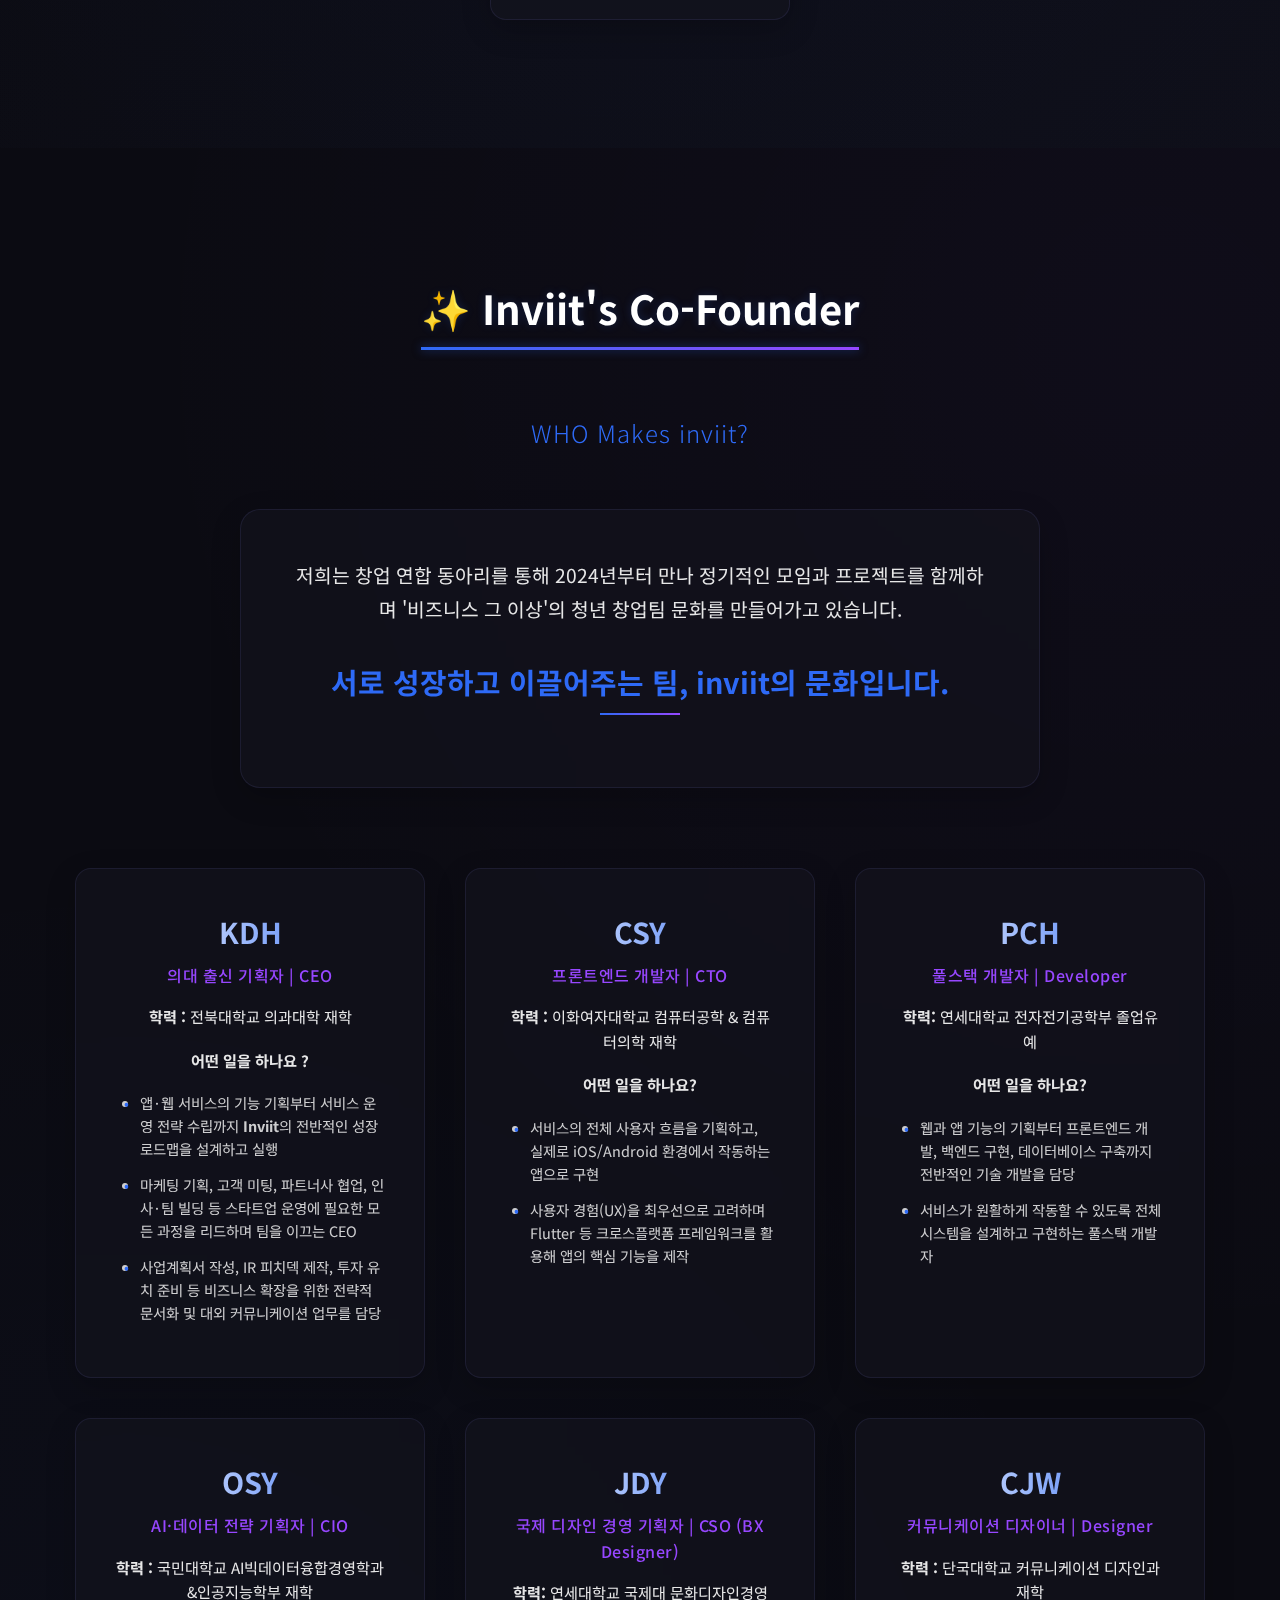
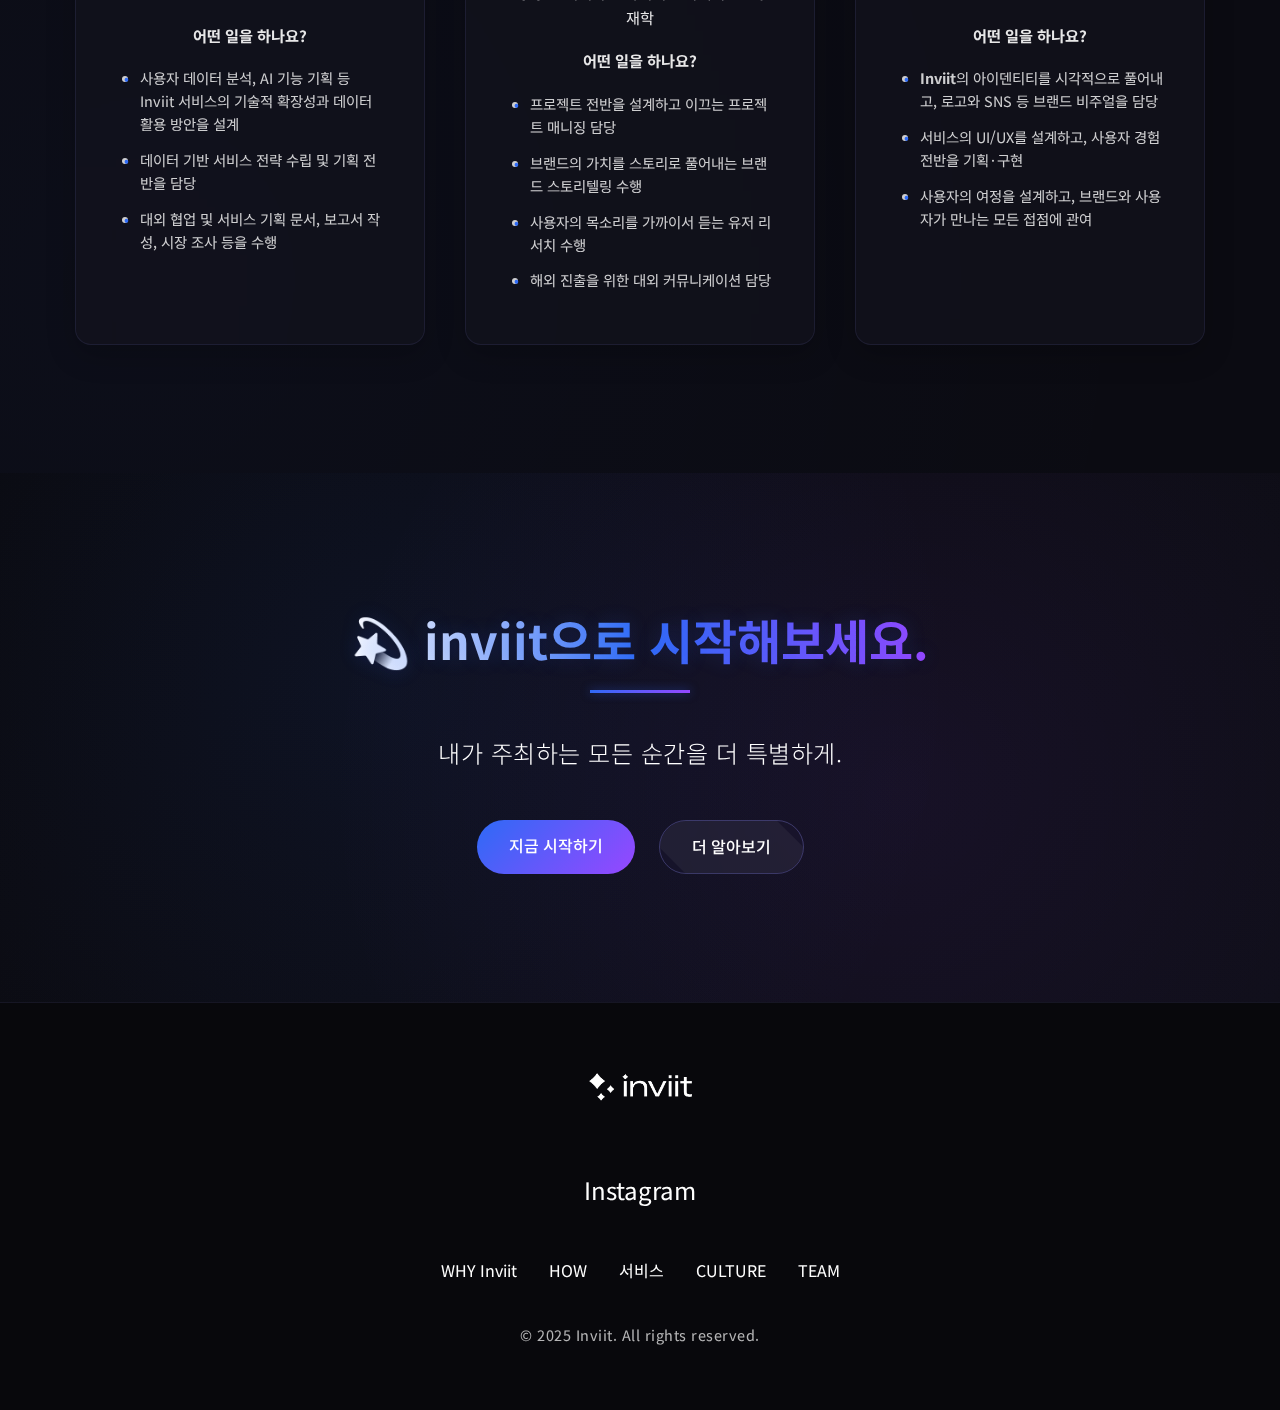
<file: indexver0.html>
<!DOCTYPE html>
<html lang="ko">

<head>
    <meta charset="UTF-8">
    <meta name="viewport" content="width=device-width, initial-scale=1.0">
    <title>Inviit | 특별한 초대, 인빗</title>
    <style>
        @import url('https://fonts.googleapis.com/css2?family=Noto+Sans+KR:wght@300;400;500;700&family=Poppins:wght@400;500;600;700&display=swap');
         :root {
            --primary: #0a0a0f;
            --secondary: #ffffff;
            --accent: #111114;
            --text: #ffffff;
            --text-secondary: rgba(255, 255, 255, 0.8);
            --gray: #1a1a20;
            --neon-blue: #2e6af6;
            --neon-purple: #9747ff;
            --neon-pink: #d945ff;
            --gradient-main: linear-gradient(135deg, var(--neon-blue), var(--neon-purple));
            --gradient-accent: linear-gradient(135deg, var(--neon-purple), var(--neon-pink));
            --neon-glow: 0 0 15px rgba(46, 106, 246, 0.4), 0 0 30px rgba(151, 71, 255, 0.2);
            --glass-bg: rgba(20, 20, 30, 0.6);
            --card-border: rgba(150, 150, 255, 0.1);
        }
        
        * {
            margin: 0;
            padding: 0;
            box-sizing: border-box;
        }
        
        body {
            font-family: 'Noto Sans KR', 'Poppins', sans-serif;
            color: var(--text);
            line-height: 1.6;
            overflow-x: hidden;
            background-color: var(--primary);
            background-image: radial-gradient(circle at 20% 30%, rgba(46, 106, 246, 0.03) 0%, transparent 70%), radial-gradient(circle at 80% 70%, rgba(151, 71, 255, 0.03) 0%, transparent 70%);
        }
        
        h1,
        h2,
        h3,
        h4 {
            font-weight: 700;
            margin-bottom: 1rem;
        }
        
        a {
            text-decoration: none;
            color: inherit;
        }
        
        .container {
            max-width: 1200px;
            margin: 0 auto;
            padding: 0 2rem;
        }
        
        .btn {
            display: inline-block;
            padding: 0.8rem 2rem;
            border-radius: 30px;
            font-weight: 500;
            transition: all 0.4s cubic-bezier(0.165, 0.84, 0.44, 1);
            border: none;
            cursor: pointer;
            position: relative;
            overflow: hidden;
            z-index: 1;
        }
        
        .btn-primary {
            background: var(--gradient-main);
            color: white;
            border: none;
        }
        
        .btn-primary::before {
            content: '';
            position: absolute;
            top: 0;
            left: 0;
            width: 100%;
            height: 100%;
            background: var(--gradient-accent);
            opacity: 0;
            z-index: -1;
            transition: opacity 0.4s ease;
        }
        
        .btn-primary:hover {
            transform: translateY(-3px);
            box-shadow: var(--neon-glow), 0 10px 20px rgba(0, 0, 0, 0.3);
        }
        
        .btn-primary:hover::before {
            opacity: 1;
        }
        
        .btn-secondary {
            background-color: transparent;
            color: white;
            border: 1px solid rgba(150, 150, 255, 0.3);
            backdrop-filter: blur(5px);
            -webkit-backdrop-filter: blur(5px);
        }
        
        .btn-secondary::after {
            content: '';
            position: absolute;
            top: -50%;
            left: -50%;
            width: 200%;
            height: 200%;
            background: rgba(255, 255, 255, 0.05);
            transform: rotate(45deg);
            transition: all 0.6s ease;
            z-index: -1;
        }
        
        .btn-secondary:hover {
            color: white;
            border-color: var(--neon-blue);
            box-shadow: 0 0 15px rgba(46, 106, 246, 0.3);
        }
        
        .btn-secondary:hover::after {
            left: 100%;
        }
        /* Header Section */
        
        header {
            background-color: rgba(10, 10, 15, 0.85);
            color: white;
            padding: 1.5rem 0;
            position: fixed;
            width: 100%;
            top: 0;
            z-index: 1000;
            backdrop-filter: blur(10px);
            -webkit-backdrop-filter: blur(10px);
            border-bottom: 1px solid rgba(150, 150, 255, 0.1);
            box-shadow: 0 4px 30px rgba(0, 0, 0, 0.2);
        }
        
        .header-content {
            display: flex;
            justify-content: space-between;
            align-items: center;
        }
        
        .logo {
            font-size: 1.8rem;
            font-weight: 700;
            display: flex;
            align-items: center;
            letter-spacing: 1px;
            text-transform: lowercase;
        }
        
        .logo span {
            margin-left: 10px;
            background: linear-gradient(to right, #fff, var(--neon-blue));
            -webkit-background-clip: text;
            -webkit-text-fill-color: transparent;
            background-clip: text;
            color: transparent;
        }
        
        .diamonds {
            display: flex;
            position: relative;
        }
        
        .diamond {
            background: var(--gradient-main);
            width: 15px;
            height: 15px;
            transform: rotate(45deg);
            margin: 0 3px;
            box-shadow: 0 0 10px rgba(46, 106, 246, 0.5);
            animation: pulse 3s infinite alternate;
        }
        
        .diamond:nth-child(1) {
            animation-delay: 0s;
            width: 20px;
            height: 20px;
        }
        
        .diamond:nth-child(2) {
            animation-delay: 0.5s;
        }
        
        .diamond:nth-child(3) {
            animation-delay: 1s;
        }
        
        @keyframes pulse {
            0% {
                box-shadow: 0 0 5px rgba(46, 106, 246, 0.5);
            }
            100% {
                box-shadow: 0 0 20px rgba(151, 71, 255, 0.7);
            }
        }
        
        .nav-links {
            display: flex;
            list-style: none;
        }
        
        .nav-links li {
            margin-left: 2rem;
        }
        
        .nav-links a:not(.btn) {
            position: relative;
            padding: 0.5rem 0;
            font-weight: 500;
            transition: color 0.3s ease;
        }
        
        .nav-links a:not(.btn)::after {
            content: '';
            position: absolute;
            bottom: 0;
            left: 0;
            width: 100%;
            height: 2px;
            background: var(--gradient-main);
            transform: scaleX(0);
            transform-origin: right;
            transition: transform 0.3s ease;
        }
        
        .nav-links a:not(.btn):hover {
            color: var(--neon-blue);
        }
        
        .nav-links a:not(.btn):hover::after {
            transform: scaleX(1);
            transform-origin: left;
        }
        /* Hero Section */
        
        .hero {
            background: linear-gradient(135deg, rgba(10, 10, 15, 0.95), rgba(15, 15, 25, 0.9));
            color: white;
            padding: 12rem 0 8rem;
            position: relative;
            overflow: hidden;
        }
        
        .hero::before {
            content: '';
            position: absolute;
            top: 0;
            left: 0;
            width: 100%;
            height: 100%;
            background: radial-gradient(circle at 20% 30%, rgba(46, 106, 246, 0.1) 0%, transparent 60%), radial-gradient(circle at 80% 70%, rgba(151, 71, 255, 0.1) 0%, transparent 60%);
            z-index: 1;
        }
        
        .hero-content {
            display: flex;
            flex-direction: column;
            align-items: center;
            text-align: center;
            z-index: 10;
            position: relative;
        }
        
        .hero h1 {
            font-size: 4.2rem;
            margin-bottom: 1.5rem;
            line-height: 1.2;
            background: linear-gradient(to right, #fff, var(--neon-blue), var(--neon-purple));
            -webkit-background-clip: text;
            -webkit-text-fill-color: transparent;
            background-clip: text;
            text-shadow: 0 0 20px rgba(46, 106, 246, 0.3);
            letter-spacing: 1px;
        }
        
        .hero p {
            font-size: 1.5rem;
            margin-bottom: 2.5rem;
            max-width: 600px;
            color: rgba(255, 255, 255, 0.9);
            font-weight: 300;
            letter-spacing: 0.5px;
        }
        
        .hero-diamonds {
            position: absolute;
            top: 20%;
            right: 10%;
            z-index: 2;
        }
        
        .hero-diamond {
            position: absolute;
            background: var(--gradient-main);
            opacity: 0.15;
            transform: rotate(45deg);
            box-shadow: 0 0 30px rgba(151, 71, 255, 0.4);
            animation: float 6s infinite ease-in-out;
        }
        
        .hero-diamond:nth-child(1) {
            width: 120px;
            height: 120px;
            top: 0;
            right: 50px;
            animation-delay: 0s;
        }
        
        .hero-diamond:nth-child(2) {
            width: 60px;
            height: 60px;
            top: -80px;
            right: -20px;
            animation-delay: 1s;
        }
        
        .hero-diamond:nth-child(3) {
            width: 80px;
            height: 80px;
            top: 80px;
            right: -50px;
            animation-delay: 2s;
        }
        
        @keyframes float {
            0%,
            100% {
                transform: rotate(45deg) translate(0, 0);
            }
            50% {
                transform: rotate(45deg) translate(15px, 15px);
            }
        }
        /* Why Section */
        
        .why-section {
            padding: 6rem 0;
            background-color: rgba(15, 15, 20, 0.7);
            position: relative;
            backdrop-filter: blur(10px);
            -webkit-backdrop-filter: blur(10px);
            border-top: 1px solid var(--card-border);
            border-bottom: 1px solid var(--card-border);
            color: white;
        }
        
        .why-section::before {
            content: '';
            position: absolute;
            top: 0;
            left: 0;
            width: 100%;
            height: 100%;
            background: linear-gradient(135deg, rgba(46, 106, 246, 0.02), rgba(151, 71, 255, 0.02));
            z-index: -1;
        }
        
        .section-title {
            text-align: center;
            margin-bottom: 3rem;
            font-size: 2.5rem;
            position: relative;
            display: inline-block;
            padding-bottom: 10px;
            color: white;
            text-shadow: 0 0 10px rgba(46, 106, 246, 0.2);
        }
        
        .section-title::after {
            content: '';
            position: absolute;
            left: 0;
            bottom: 0;
            width: 100%;
            height: 3px;
            background: var(--gradient-main);
            box-shadow: 0 0 10px rgba(46, 106, 246, 0.5);
        }
        
        .why-content {
            text-align: center;
            max-width: 800px;
            margin: 0 auto;
            position: relative;
            z-index: 2;
        }
        
        .why-content p {
            font-size: 1.5rem;
            margin-bottom: 2.5rem;
            color: rgba(255, 255, 255, 0.9);
            font-weight: 300;
            letter-spacing: 0.5px;
        }
        
        .why-content .btn {
            padding: 1rem 2.5rem;
            font-size: 1.1rem;
            letter-spacing: 1px;
        }
        /* How Section */
        
        .how-section {
            padding: 8rem 0;
            background-color: rgba(10, 10, 15, 0.95);
            position: relative;
        }
        
        .how-section::before {
            content: '';
            position: absolute;
            top: 0;
            left: 0;
            width: 100%;
            height: 100%;
            background: radial-gradient(circle at 30% 20%, rgba(46, 106, 246, 0.03) 0%, transparent 50%), radial-gradient(circle at 70% 80%, rgba(151, 71, 255, 0.03) 0%, transparent 50%);
            z-index: 0;
        }
        
        .how-content {
            display: flex;
            flex-wrap: wrap;
            justify-content: center;
            gap: 3rem;
            margin-top: 3rem;
            position: relative;
            z-index: 1;
        }
        
        .how-card {
            background: var(--glass-bg);
            border-radius: 16px;
            padding: 2.5rem;
            text-align: center;
            flex: 1 1 300px;
            max-width: 350px;
            box-shadow: 0 10px 30px rgba(0, 0, 0, 0.2);
            transition: all 0.4s cubic-bezier(0.165, 0.84, 0.44, 1);
            backdrop-filter: blur(10px);
            -webkit-backdrop-filter: blur(10px);
            border: 1px solid var(--card-border);
            position: relative;
            overflow: hidden;
            color: white;
        }
        
        .how-card::before {
            content: '';
            position: absolute;
            top: 0;
            left: 0;
            width: 100%;
            height: 4px;
            background: var(--gradient-main);
        }
        
        .how-card:hover {
            transform: translateY(-10px);
            box-shadow: 0 15px 30px rgba(0, 0, 0, 0.3), 0 0 15px rgba(46, 106, 246, 0.2);
            border-color: rgba(46, 106, 246, 0.2);
        }
        
        .how-card-icon {
            font-size: 3rem;
            margin-bottom: 1.5rem;
            background: var(--gradient-main);
            -webkit-background-clip: text;
            -webkit-text-fill-color: transparent;
            background-clip: text;
            color: transparent;
            filter: drop-shadow(0 0 8px rgba(46, 106, 246, 0.3));
        }
        
        .how-card h3 {
            margin-bottom: 1rem;
            font-size: 1.5rem;
            color: white;
            letter-spacing: 0.5px;
        }
        /* App Screenshots Section */
        
        .app-section {
            padding: 8rem 0;
            background-color: rgba(8, 8, 12, 0.95);
            position: relative;
            overflow: hidden;
        }
        
        .app-section::before {
            content: '';
            position: absolute;
            top: 0;
            left: 0;
            width: 100%;
            height: 100%;
            background: radial-gradient(circle at 20% 30%, rgba(46, 106, 246, 0.05) 0%, transparent 60%), radial-gradient(circle at 80% 70%, rgba(151, 71, 255, 0.05) 0%, transparent 60%);
            z-index: 0;
        }
        
        .app-content {
            position: relative;
            z-index: 1;
            text-align: center;
            color: white;
        }
        
        .app-title {
            font-size: 2.8rem;
            margin-bottom: 3rem;
            background: linear-gradient(to right, #fff, var(--neon-blue), var(--neon-purple));
            -webkit-background-clip: text;
            -webkit-text-fill-color: transparent;
            background-clip: text;
            display: inline-block;
            text-shadow: 0 0 20px rgba(46, 106, 246, 0.2);
        }
        
        .app-subtitle {
            font-size: 1.4rem;
            margin-bottom: 4rem;
            font-weight: 300;
            letter-spacing: 0.5px;
            color: rgba(255, 255, 255, 0.9);
            max-width: 800px;
            margin-left: auto;
            margin-right: auto;
        }
        
        .app-screenshots {
            display: grid;
            grid-template-columns: repeat(12, 1fr);
            grid-auto-rows: minmax(200px, auto);
            gap: 20px;
            max-width: 1200px;
            margin: 0 auto;
        }
        
        .screenshot {
            overflow: hidden;
            border-radius: 16px;
            position: relative;
            box-shadow: 0 10px 30px rgba(0, 0, 0, 0.3);
            transition: all 0.4s cubic-bezier(0.165, 0.84, 0.44, 1);
            cursor: pointer;
            background-color: var(--glass-bg);
            aspect-ratio: 16/9;
            /* 웹페이지 화면 비율 */
            border: 1px solid var(--card-border);
        }
        
        .screenshot:hover {
            transform: translateY(-10px);
            box-shadow: 0 15px 40px rgba(0, 0, 0, 0.4), 0 0 20px rgba(46, 106, 246, 0.2);
            border-color: rgba(46, 106, 246, 0.3);
        }
        
        .screenshot::after {
            content: '';
            position: absolute;
            top: 0;
            left: 0;
            width: 100%;
            height: 100%;
            background: linear-gradient(to bottom, transparent 70%, rgba(0, 0, 0, 0.6));
            opacity: 0.6;
            transition: opacity 0.3s ease;
            pointer-events: none;
            /* 이미지 클릭 가능하도록 */
        }
        
        .screenshot:hover::after {
            opacity: 0.3;
        }
        
        .screenshot img {
            width: 100%;
            height: 100%;
            object-fit: cover;
            display: block;
            border-radius: 15px;
            transition: transform 0.5s ease;
        }
        
        .screenshot:hover img {
            transform: scale(1.03);
        }
        /* 첫 번째 이미지 (메인 웹페이지) */
        
        .screenshot:nth-child(1) {
            grid-column: 1 / 13;
            grid-row: 1 / 3;
        }
        /* 두 번째 이미지 (서브 페이지 1) */
        
        .screenshot:nth-child(2) {
            grid-column: 1 / 7;
            grid-row: 3 / 5;
        }
        /* 세 번째 이미지 (서브 페이지 2) */
        
        .screenshot:nth-child(3) {
            grid-column: 7 / 13;
            grid-row: 3 / 5;
        }
        /* 네 번째 이미지 (서브 기능 1) */
        
        .screenshot:nth-child(4) {
            grid-column: 1 / 7;
            grid-row: 5 / 7;
        }
        /* 다섯 번째 이미지 (서브 기능 2) */
        
        .screenshot:nth-child(5) {
            grid-column: 7 / 13;
            grid-row: 5 / 7;
        }
        
        .app-cta {
            margin-top: 5rem;
            display: inline-block;
        }
        /* Team Section */
        
        .team-section {
            padding: 8rem 0;
            background-color: rgba(12, 12, 18, 0.95);
            color: white;
            position: relative;
        }
        
        .team-section::before {
            content: '';
            position: absolute;
            top: 0;
            left: 0;
            width: 100%;
            height: 100%;
            background: radial-gradient(circle at 10% 90%, rgba(46, 106, 246, 0.03) 0%, transparent 50%), radial-gradient(circle at 90% 10%, rgba(151, 71, 255, 0.03) 0%, transparent 50%);
            z-index: 0;
        }
        
        .team-header {
            text-align: center;
            margin-bottom: 3.5rem;
            position: relative;
            z-index: 2;
        }
        
        .team-header p {
            font-size: 1.5rem;
            color: var(--neon-blue);
            margin-top: 1rem;
            font-weight: 300;
            letter-spacing: 1px;
        }
        
        .team-values {
            max-width: 800px;
            margin: 0 auto 5rem;
            text-align: center;
            position: relative;
            z-index: 2;
            padding: 3rem;
            background: var(--glass-bg);
            border-radius: 20px;
            backdrop-filter: blur(10px);
            -webkit-backdrop-filter: blur(10px);
            border: 1px solid var(--card-border);
            box-shadow: 0 10px 30px rgba(0, 0, 0, 0.2);
        }
        
        .team-values p {
            font-size: 1.2rem;
            line-height: 1.8;
            margin-bottom: 2rem;
            color: rgba(255, 255, 255, 0.9);
        }
        
        .team-values h3 {
            font-size: 1.8rem;
            margin-bottom: 1.5rem;
            color: var(--neon-blue);
            position: relative;
            display: inline-block;
            padding-bottom: 10px;
        }
        
        .team-values h3::after {
            content: '';
            position: absolute;
            bottom: 0;
            left: 50%;
            transform: translateX(-50%);
            width: 80px;
            height: 2px;
            background: var(--gradient-main);
        }
        
        .team-values-list {
            margin-top: 2.5rem;
        }
        
        .team-values-list li {
            margin-bottom: 1.2rem;
            list-style-type: none;
            position: relative;
            padding-left: 2rem;
            font-size: 1.1rem;
            text-align: left;
        }
        
        .team-values-list li::before {
            content: '✨';
            position: absolute;
            left: 0;
            color: var(--neon-blue);
        }
        
        .team-members {
            display: flex;
            flex-wrap: wrap;
            justify-content: center;
            gap: 2.5rem;
            position: relative;
            z-index: 2;
        }
        
        .team-member {
            flex: 1 1 300px;
            max-width: 350px;
            background: var(--glass-bg);
            border-radius: 16px;
            padding: 2.5rem;
            text-align: center;
            transition: all 0.4s cubic-bezier(0.165, 0.84, 0.44, 1);
            backdrop-filter: blur(10px);
            -webkit-backdrop-filter: blur(10px);
            border: 1px solid var(--card-border);
            box-shadow: 0 10px 30px rgba(0, 0, 0, 0.2);
            position: relative;
            z-index: 1;
        }
        
        .team-member::before {
            content: '';
            position: absolute;
            top: -1px;
            left: -1px;
            right: -1px;
            height: 4px;
            background: var(--gradient-main);
            border-radius: 16px 16px 0 0;
            transform: scaleX(0);
            transform-origin: left;
            transition: transform 0.4s ease;
            z-index: -1;
        }
        
        .team-member:hover {
            transform: translateY(-10px);
            box-shadow: 0 15px 30px rgba(0, 0, 0, 0.3), 0 0 15px rgba(46, 106, 246, 0.15);
            border-color: rgba(46, 106, 246, 0.2);
        }
        
        .team-member:hover::before {
            transform: scaleX(1);
        }
        
        .team-member h3 {
            margin-bottom: 0.5rem;
            font-size: 1.8rem;
            background: linear-gradient(to right, #fff, var(--neon-blue));
            -webkit-background-clip: text;
            -webkit-text-fill-color: transparent;
            background-clip: text;
        }
        
        .team-member h4 {
            color: var(--neon-purple);
            margin-bottom: 1rem;
            font-weight: 500;
            letter-spacing: 0.5px;
        }
        
        .team-member p {
            font-size: 0.95rem;
            margin-bottom: 1.2rem;
            color: rgba(255, 255, 255, 0.9);
        }
        
        .team-member ul {
            text-align: left;
            padding-left: 1.5rem;
        }
        
        .team-member li {
            margin-bottom: 0.8rem;
            font-size: 0.9rem;
            color: rgba(255, 255, 255, 0.8);
            position: relative;
        }
        
        .team-member li::before {
            content: '•';
            color: var(--neon-blue);
            position: absolute;
            left: -1rem;
        }
        /* Culture Section */
        
        .culture-section {
            padding: 8rem 0;
            background: linear-gradient(135deg, rgba(10, 10, 15, 0.97), rgba(15, 15, 25, 0.97));
            color: white;
            text-align: center;
            position: relative;
            overflow: hidden;
        }
        
        .culture-section::before {
            content: '';
            position: absolute;
            width: 200%;
            height: 200%;
            top: -50%;
            left: -50%;
            background: radial-gradient(circle at center, rgba(46, 106, 246, 0.04) 0%, transparent 60%);
            animation: rotate 30s linear infinite;
        }
        
        @keyframes rotate {
            0% {
                transform: rotate(0deg);
            }
            100% {
                transform: rotate(360deg);
            }
        }
        
        .culture-content {
            max-width: 800px;
            margin: 0 auto;
            position: relative;
            z-index: 1;
        }
        
        .culture-content h2 {
            margin-bottom: 2.5rem;
            font-size: 2.8rem;
            background: linear-gradient(to right, #fff, var(--neon-blue), var(--neon-purple));
            -webkit-background-clip: text;
            -webkit-text-fill-color: transparent;
            background-clip: text;
            text-shadow: 0 0 20px rgba(46, 106, 246, 0.2);
        }
        
        .culture-content p {
            font-size: 1.4rem;
            margin-bottom: 1.5rem;
            font-weight: 300;
            letter-spacing: 0.5px;
            line-height: 1.8;
        }
        
        .culture-list {
            margin-top: 4rem;
            display: flex;
            flex-wrap: wrap;
            justify-content: center;
            gap: 2.5rem;
            position: relative;
            z-index: 1;
        }
        
        .culture-item {
            flex: 1 1 250px;
            max-width: 300px;
            background: var(--glass-bg);
            padding: 2.5rem;
            border-radius: 16px;
            transition: all 0.4s cubic-bezier(0.165, 0.84, 0.44, 1);
            backdrop-filter: blur(10px);
            -webkit-backdrop-filter: blur(10px);
            border: 1px solid var(--card-border);
            box-shadow: 0 10px 30px rgba(0, 0, 0, 0.2);
            position: relative;
            overflow: hidden;
        }
        
        .culture-item::before {
            content: '';
            position: absolute;
            top: 0;
            left: 0;
            width: 100%;
            height: 100%;
            background: linear-gradient(135deg, rgba(46, 106, 246, 0.05), rgba(151, 71, 255, 0.05));
            opacity: 0;
            transition: all 0.4s ease;
        }
        
        .culture-item:hover {
            transform: translateY(-10px);
            box-shadow: 0 15px 30px rgba(0, 0, 0, 0.3), 0 0 20px rgba(46, 106, 246, 0.15);
            border-color: rgba(46, 106, 246, 0.2);
        }
        
        .culture-item:hover::before {
            opacity: 1;
        }
        
        .culture-item h3 {
            margin-bottom: 1.5rem;
            font-size: 1.6rem;
            color: var(--neon-blue);
            position: relative;
            display: inline-block;
        }
        
        .culture-item h3::after {
            content: '';
            position: absolute;
            bottom: -8px;
            left: 50%;
            transform: translateX(-50%);
            width: 40px;
            height: 2px;
            background: var(--gradient-main);
        }
        /* CTA Section */
        
        .cta-section {
            padding: 8rem 0;
            background: linear-gradient(135deg, rgba(10, 10, 15, 0.8), rgba(15, 15, 25, 0.8));
            text-align: center;
            position: relative;
            overflow: hidden;
            color: white;
            backdrop-filter: blur(10px);
            -webkit-backdrop-filter: blur(10px);
        }
        
        .cta-section::before {
            content: '';
            position: absolute;
            top: 0;
            left: 0;
            width: 100%;
            height: 100%;
            background: radial-gradient(circle at 30% 40%, rgba(46, 106, 246, 0.08) 0%, transparent 60%), radial-gradient(circle at 70% 60%, rgba(151, 71, 255, 0.08) 0%, transparent 60%);
            z-index: 0;
        }
        
        .cta-content {
            max-width: 700px;
            margin: 0 auto;
            position: relative;
            z-index: 1;
        }
        
        .cta-content h2 {
            font-size: 3rem;
            margin-bottom: 1.5rem;
            background: linear-gradient(to right, #fff, var(--neon-blue), var(--neon-purple));
            -webkit-background-clip: text;
            -webkit-text-fill-color: transparent;
            background-clip: text;
            text-shadow: 0 0 20px rgba(46, 106, 246, 0.2);
            position: relative;
            display: inline-block;
        }
        
        .cta-content h2::after {
            content: '';
            position: absolute;
            bottom: -15px;
            left: 50%;
            transform: translateX(-50%);
            width: 100px;
            height: 3px;
            background: var(--gradient-main);
            box-shadow: 0 0 10px rgba(46, 106, 246, 0.5);
        }
        
        .cta-content p {
            font-size: 1.5rem;
            margin-bottom: 3rem;
            margin-top: 2rem;
            font-weight: 300;
            letter-spacing: 0.5px;
        }
        
        .cta-buttons {
            display: flex;
            justify-content: center;
            gap: 1.5rem;
            flex-wrap: wrap;
        }
        /* Footer */
        
        footer {
            background-color: rgba(8, 8, 12, 0.97);
            color: white;
            padding: 4rem 0;
            text-align: center;
            position: relative;
            border-top: 1px solid var(--card-border);
        }
        
        .footer-content {
            display: flex;
            flex-direction: column;
            align-items: center;
            position: relative;
            z-index: 1;
        }
        
        .footer-logo {
            margin-bottom: 2.5rem;
        }
        
        .social-links {
            display: flex;
            gap: 2rem;
            margin-bottom: 2.5rem;
        }
        
        .social-links a {
            font-size: 1.5rem;
            color: white;
            transition: all 0.3s ease;
            position: relative;
            padding: 0.5rem;
        }
        
        .social-links a::before {
            content: '';
            position: absolute;
            top: -5px;
            left: -5px;
            right: -5px;
            bottom: -5px;
            background: var(--gradient-main);
            border-radius: 50%;
            z-index: -1;
            opacity: 0;
            transform: scale(0.8);
            transition: all 0.3s ease;
        }
        
        .social-links a:hover {
            color: white;
            transform: translateY(-3px);
        }
        
        .social-links a:hover::before {
            opacity: 0.7;
            transform: scale(1);
        }
        
        .footer-nav {
            margin-bottom: 2.5rem;
        }
        
        .footer-nav ul {
            display: flex;
            flex-wrap: wrap;
            justify-content: center;
            gap: 2rem;
            list-style: none;
        }
        
        .footer-nav a {
            position: relative;
            padding-bottom: 5px;
            transition: all 0.3s ease;
        }
        
        .footer-nav a::after {
            content: '';
            position: absolute;
            bottom: 0;
            left: 0;
            width: 100%;
            height: 1px;
            background: var(--gradient-main);
            transform: scaleX(0);
            transform-origin: right;
            transition: transform 0.3s ease;
        }
        
        .footer-nav a:hover {
            color: var(--neon-blue);
        }
        
        .footer-nav a:hover::after {
            transform: scaleX(1);
            transform-origin: left;
        }
        
        .copyright {
            font-size: 0.9rem;
            opacity: 0.7;
            letter-spacing: 0.5px;
        }
        /* Media Queries */
        
        @media (max-width: 992px) {
            .hero h1 {
                font-size: 3rem;
            }
            .team-members {
                gap: 1.5rem;
            }
            .culture-item {
                flex: 1 1 45%;
            }
            .app-screenshots {
                grid-template-columns: repeat(6, 1fr);
                grid-auto-rows: minmax(180px, auto);
            }
            /* 첫 번째 이미지 */
            .screenshot:nth-child(1) {
                grid-column: 1 / 7;
                grid-row: 1 / 2;
            }
            /* 두 번째 이미지 */
            .screenshot:nth-child(2) {
                grid-column: 1 / 4;
                grid-row: 2 / 3;
            }
            /* 세 번째 이미지 */
            .screenshot:nth-child(3) {
                grid-column: 4 / 7;
                grid-row: 2 / 3;
            }
            /* 네 번째 이미지 */
            .screenshot:nth-child(4) {
                grid-column: 1 / 4;
                grid-row: 3 / 4;
            }
            /* 다섯 번째 이미지 */
            .screenshot:nth-child(5) {
                grid-column: 4 / 7;
                grid-row: 3 / 4;
            }
        }
        
        @media (max-width: 768px) {
            .nav-links {
                display: none;
            }
            .hero h1 {
                font-size: 2.5rem;
            }
            .section-title {
                font-size: 2rem;
            }
            .team-member,
            .culture-item {
                flex: 1 1 100%;
            }
            .cta-content h2 {
                font-size: 2.5rem;
            }
            .cta-content p {
                font-size: 1.3rem;
            }
            .app-screenshots {
                grid-template-columns: 1fr;
                grid-auto-rows: minmax(200px, auto);
                gap: 15px;
            }
            /* 모바일에서는 각 이미지가 한 줄로 표시되도록 설정 */
            .screenshot:nth-child(1),
            .screenshot:nth-child(2),
            .screenshot:nth-child(3),
            .screenshot:nth-child(4),
            .screenshot:nth-child(5) {
                grid-column: 1 / 2;
            }
            .screenshot:nth-child(1) {
                grid-row: 1 / 2;
            }
            .screenshot:nth-child(2) {
                grid-row: 2 / 3;
            }
            .screenshot:nth-child(3) {
                grid-row: 3 / 4;
            }
            .screenshot:nth-child(4) {
                grid-row: 4 / 5;
            }
            .screenshot:nth-child(5) {
                grid-row: 5 / 6;
            }
        }
        
        @media (max-width: 576px) {
            .container {
                padding: 0 1.5rem;
            }
            .hero h1 {
                font-size: 2rem;
            }
            .hero p {
                font-size: 1.1rem;
            }
            .section-title {
                font-size: 1.8rem;
            }
            .how-card,
            .team-member,
            .culture-item {
                padding: 1.8rem;
            }
            .cta-content h2 {
                font-size: 2rem;
            }
            .cta-content p {
                font-size: 1.1rem;
            }
            .btn {
                padding: 0.7rem 1.5rem;
                font-size: 0.9rem;
            }
            .app-screenshots {
                gap: 12px;
            }
            .screenshot {
                aspect-ratio: 4/3;
                /* 더 작은 화면에서는 비율 조정 */
            }
            .app-title {
                font-size: 2.2rem;
            }
            .app-subtitle {
                font-size: 1.1rem;
            }
        }
    </style>
</head>

<body>
    <!-- Header -->
    <header>
        <div class="container header-content">
            <a href="https://inviit.me/" class="logo" target="_blank" rel="noopener noreferrer">
                <img src="images/인빗로고.png" alt="inviit 로고" style="height: 40px;">
            </a>

            <nav>
                <ul class="nav-links">
                    <li><a href="#why">WHY Inviit</a></li>
                    <li><a href="#how">HOW</a></li>
                    <li><a href="#app">서비스</a></li>
                    <li><a href="#culture">CULTURE</a></li>
                    <li><a href="#team">TEAM</a></li>
                    <li><a href="https://inviit.me/" class="btn btn-secondary" target="_blank" rel="noopener noreferrer">시작하기</a></li>
                </ul>
            </nav>
        </div>
    </header>

    <!-- Hero Section -->
    <section class="hero">
        <div class="hero-diamonds">
            <div class="hero-diamond"></div>
            <div class="hero-diamond"></div>
            <div class="hero-diamond"></div>
        </div>
        <div class="container hero-content">
            <h1>특별한 초대, Inviit.</h1>
            <p>파티와 모임을 더 특별하게 만들어주는 서비스</p>
            <div>
                <a href="https://inviit.me/" class="btn btn-primary" target="_blank" rel="noopener noreferrer">지금 시작하기</a>
            </div>

        </div>

    </section>

    <!-- Why Section -->
    <section class="why-section" id="why">
        <div class="container">
            <h2 class="section-title">WHY Inviit?</h2>
            <div class="why-content">
                <p>소중한 모임, 파티, 행사를 구글폼이 아닌 '진짜 초대장'으로 초대하세요.</p>
                <a href="#" class="btn btn-primary">더 알아보기</a>
            </div>
        </div>
    </section>

    <!-- How Section -->
    <section class="how-section" id="how">
        <div class="container">
            <h2 class="section-title">HOW?</h2>
            <div class="how-content">
                <div class="how-card">
                    <div class="how-card-icon">✨</div>
                    <h3>쉽고 빠른 초대장</h3>
                    <p>쉽고 빠르게 예쁜 초대장을 만들어 파티를 주최하세요.</p>
                </div>
                <div class="how-card">
                    <div class="how-card-icon">📋</div>
                    <h3>참여자 관리</h3>
                    <p>참여자 명단 및 응답을 효율적으로 관리할 수 있습니다.</p>
                </div>
                <div class="how-card">
                    <div class="how-card-icon">📸</div>
                    <h3>커뮤니티 기능</h3>
                    <p>모임 현장의 사진과 후기를 함께 공유하는 커뮤니티 기능을 제공합니다.</p>
                </div>
            </div>
        </div>
    </section>

    <!-- App Section -->
    <section class="app-section" id="app">
        <div class="container app-content">
            <h2 class="app-title">특별한 순간, 단 하나뿐인 초대장</h2>
            <p class="app-subtitle">Inviit 앱으로 모임과 파티를 더 특별하게 만들어보세요</p>

            <div class="app-screenshots">
                <div class="screenshot">
                    <img src="images/로그인 첫 페이지.png" alt="로그인 첫 페이지">
                </div>
                <div class="screenshot">
                    <img src="images/프로필.png" alt="프로필 화면">
                </div>
                <div class="screenshot">
                    <img src="images/로그인 첫 페이지2.png" alt="로그인 첫 페이지2">
                </div>
                <div class="screenshot">
                    <img src="images/이벤트 생성.png" alt="이벤트 생성">
                </div>
                <div class="screenshot">
                    <img src="images/이벤트 생성2.png" alt="이벤트 생성2">
                </div>
            </div>

            <div class="app-cta">
                <a href="https://inviit.me/" class="btn btn-primary">지금
                        시작하기</a>
            </div>

    </section>

    <!-- Culture Section -->
    <section class="culture-section" id="culture">
        <div class="container culture-content">
            <h2>✨ Inviit's 팀 컬처</h2>
            <p>"내가 기획하고 개발한 서비스가 수많은 사람들의 일상 속에 쓰인다!"</p>
            <p>이 경험을 inviit 팀에서 함께해보세요.</p>

            <div class="culture-list">
                <div class="culture-item">
                    <h3>빠른 피드백</h3>
                    <p>수평적 소통을 통한 효율적인 피드백 문화</p>
                </div>
                <div class="culture-item">
                    <h3>유연한 개발</h3>
                    <p>유연하고 속도감 있는 개발 프로세스</p>
                </div>
                <div class="culture-item">
                    <h3>사용자 중심</h3>
                    <p>진짜 사용자 중심의 기획과 개발</p>
                </div>
            </div>
        </div>
    </section>

    <!-- Team Section -->
    <section class="team-section" id="team">
        <div class="container">
            <div class="team-header">
                <h2 class="section-title">✨ Inviit's Co-Founder</h2>
                <p>WHO Makes inviit?</p>
            </div>

            <div class="team-values">
                <p>저희는 창업 연합 동아리를 통해 2024년부터 만나 정기적인 모임과 프로젝트를 함께하며 '비즈니스 그 이상'의 청년 창업팀 문화를 만들어가고 있습니다.</p>
                <h3>서로 성장하고 이끌어주는 팀, inviit의 문화입니다.</h3>
            </div>

            <div class="team-members">
                <div class="team-member">
                    <h3>KDH</h3>
                    <h4>의대 출신 기획자 | CEO</h4>
                    <p><strong>학력 :</strong> 전북대학교 의과대학 재학</p>
                    <p><strong>어떤 일을 하나요 ?</strong></p>
                    <ul>
                        <li>앱·웹 서비스의 기능 기획부터 서비스 운영 전략 수립까지
                            <strong>Inviit</strong>의 전반적인 성장 로드맵을 설계하고 실행
                        </li>
                        <li>마케팅 기획, 고객 미팅, 파트너사 협업, 인사·팀 빌딩 등 스타트업 운영에 필요한 모든 과정을 리드하며 팀을 이끄는 CEO</li>
                        <li>사업계획서 작성, IR 피치덱 제작, 투자 유치 준비 등 비즈니스 확장을 위한 전략적 문서화 및 대외 커뮤니케이션 업무를 담당</li>
                    </ul>
                </div>
                <div class="team-member">
                    <h3>CSY</h3>
                    <h4>프론트엔드 개발자 | CTO</h4>
                    <p><strong>학력 :</strong> 이화여자대학교 컴퓨터공학 & 컴퓨터의학 재학
                    </p>
                    <p><strong>어떤 일을 하나요?</strong></p>
                    <ul>
                        <li>서비스의 전체 사용자 흐름을 기획하고, 실제로 iOS/Android 환경에서 작동하는 앱으로 구현</li>
                        <li>사용자 경험(UX)을 최우선으로 고려하며 Flutter 등 크로스플랫폼 프레임워크를 활용해 앱의 핵심 기능을 제작</li>
                    </ul>
                </div>
                <div class="team-member">
                    <h3>PCH</h3>
                    <h4>풀스택 개발자 | Developer</h4>
                    <p><strong>학력:</strong> 연세대학교 전자전기공학부 졸업유예</p>
                    <p><strong>어떤 일을 하나요?</strong></p>
                    <ul>
                        <li>웹과 앱 기능의 기획부터 프론트엔드 개발, 백엔드 구현, 데이터베이스 구축까지 전반적인 기술 개발을 담당</li>
                        <li>서비스가 원활하게 작동할 수 있도록 전체 시스템을 설계하고 구현하는 풀스택 개발자
                        </li>
                    </ul>
                </div>
                <div class="team-member">
                    <h3>OSY</h3>
                    <h4>AI·데이터 전략 기획자 | CIO</h4>
                    <p><strong>학력 :</strong> 국민대학교 AI빅데이터융합경영학과&인공지능학부 재학
                    </p>
                    <p><strong>어떤 일을 하나요?</strong></p>
                    <ul>
                        <li>사용자 데이터 분석, AI 기능 기획 등 Inviit 서비스의 기술적 확장성과 데이터 활용 방안을 설계</li>
                        <li>데이터 기반 서비스 전략 수립 및 기획 전반을 담당</li>
                        <li>대외 협업 및 서비스 기획 문서, 보고서 작성, 시장 조사 등을 수행</li>
                    </ul>
                </div>
                <div class="team-member">
                    <h3>JDY</h3>
                    <h4>국제 디자인 경영 기획자 | CSO (BX Designer)</h4>
                    <p><strong>학력:</strong> 연세대학교 국제대 문화디자인경영 재학</p>
                    <p><strong>어떤 일을 하나요?</strong></p>
                    <ul>
                        <li>프로젝트 전반을 설계하고 이끄는 프로젝트 매니징 담당</li>
                        <li>브랜드의 가치를 스토리로 풀어내는 브랜드 스토리텔링 수행</li>
                        <li>사용자의 목소리를 가까이서 듣는 유저 리서치 수행</li>
                        <li>해외 진출을 위한 대외 커뮤니케이션 담당</li>
                    </ul>
                </div>
                <div class="team-member">
                    <h3>CJW</h3>
                    <h4>커뮤니케이션 디자이너 | Designer</h4>
                    <p><strong>학력 :</strong> 단국대학교 커뮤니케이션 디자인과 재학</p>
                    <p><strong>어떤 일을 하나요?</strong></p>
                    <ul>
                        <li><strong>Inviit</strong>의 아이덴티티를 시각적으로 풀어내고, 로고와 SNS 등 브랜드 비주얼을 담당</li>
                        <li>서비스의 UI/UX를 설계하고, 사용자 경험 전반을 기획·구현</li>
                        <li>사용자의 여정을 설계하고, 브랜드와 사용자가 만나는 모든 접점에 관여</li>
                    </ul>
                </div>
            </div>
        </div>
    </section>

    <!-- CTA Section -->
    <section class="cta-section">
        <div class="container cta-content">
            <h2>💫 inviit으로 시작해보세요.</h2>
            <p>내가 주최하는 모든 순간을 더 특별하게.</p>
            <div class="cta-buttons">
                <a href="https://inviit.me/" class="btn btn-primary" target="_blank" rel="noopener noreferrer">지금
                            시작하기</a>
                <a href="#" class="btn btn-secondary">더 알아보기</a>
            </div>
        </div>
    </section>

    <!-- Footer -->
    <footer>
        <div class="container footer-content" style="text-align: center;">
            <!-- 로고 -->
            <div class="footer-logo">
                <a href="https://inviit.me/" target="_blank" rel="noopener noreferrer">
                    <img src="images/인빗로고.png" alt="inviit 로고" style="height: 40px;">
                </a>
            </div>

            <!-- 인스타그램 링크 -->
            <div class="social-links" style="margin-top: 10px;">
                <a href="https://www.instagram.com/inviit.official" target="_blank">Instagram</a>
            </div>
        </div>

        <!-- 네비게이션 -->
        <nav class="footer-nav">
            <ul>
                <li><a href="#why">WHY Inviit</a></li>
                <li><a href="#how">HOW</a></li>
                <li><a href="#app">서비스</a></li>
                <li><a href="#culture">CULTURE</a></li>
                <li><a href="#team">TEAM</a></li>
            </ul>
        </nav>

        <!-- 저작권 -->
        <div class="copyright" style="text-align: center;">
            <p>&copy; 2025 Inviit. All rights reserved.</p>
        </div>
    </footer>
</file>
<file: style.css>
@import url('https://fonts.googleapis.com/css2?family=Noto+Sans+KR:wght@300;400;500;700&family=Poppins:wght@400;500;600;700&display=swap');
:root {
    --primary: #0a0a0f;
    --secondary: #ffffff;
    --accent: #111114;
    --text: #ffffff;
    --text-secondary: rgba(255, 255, 255, 0.8);
    --gray: #1a1a20;
    --neon-blue: #2e6af6;
    --neon-purple: #9747ff;
    --neon-pink: #d945ff;
    --gradient-main: linear-gradient(135deg, var(--neon-blue), var(--neon-purple));
    --gradient-accent: linear-gradient(135deg, var(--neon-purple), var(--neon-pink));
    --neon-glow: 0 0 15px rgba(46, 106, 246, 0.4), 0 0 30px rgba(151, 71, 255, 0.2);
    --glass-bg: rgba(20, 20, 30, 0.6);
    --card-border: rgba(150, 150, 255, 0.1);
}

* {
    margin: 0;
    padding: 0;
    box-sizing: border-box;
}

body {
    font-family: 'Noto Sans KR', 'Poppins', sans-serif;
    color: var(--text);
    line-height: 1.6;
    overflow-x: hidden;
    background-color: var(--primary);
    background-image: radial-gradient(circle at 20% 30%, rgba(46, 106, 246, 0.03) 0%, transparent 70%), radial-gradient(circle at 80% 70%, rgba(151, 71, 255, 0.03) 0%, transparent 70%);
}

h1,
h2,
h3,
h4 {
    font-weight: 700;
    margin-bottom: 1rem;
}

a {
    text-decoration: none;
    color: inherit;
}

.container {
    max-width: 1200px;
    margin: 0 auto;
    padding: 0 2rem;
}

.btn {
    display: inline-block;
    padding: 0.8rem 2rem;
    border-radius: 30px;
    font-weight: 500;
    transition: all 0.4s cubic-bezier(0.165, 0.84, 0.44, 1);
    border: none;
    cursor: pointer;
    position: relative;
    overflow: hidden;
    z-index: 1;
}

.btn-primary {
    background: var(--gradient-main);
    color: white;
    border: none;
}

.btn-primary::before {
    content: '';
    position: absolute;
    top: 0;
    left: 0;
    width: 100%;
    height: 100%;
    background: var(--gradient-accent);
    opacity: 0;
    z-index: -1;
    transition: opacity 0.4s ease;
}

.btn-primary:hover {
    transform: translateY(-3px);
    box-shadow: var(--neon-glow), 0 10px 20px rgba(0, 0, 0, 0.3);
}

.btn-primary:hover::before {
    opacity: 1;
}

.btn-secondary {
    background-color: transparent;
    color: white;
    border: 1px solid rgba(150, 150, 255, 0.3);
    backdrop-filter: blur(5px);
    -webkit-backdrop-filter: blur(5px);
}

.btn-secondary::after {
    content: '';
    position: absolute;
    top: -50%;
    left: -50%;
    width: 200%;
    height: 200%;
    background: rgba(255, 255, 255, 0.05);
    transform: rotate(45deg);
    transition: all 0.6s ease;
    z-index: -1;
}

.btn-secondary:hover {
    color: white;
    border-color: var(--neon-blue);
    box-shadow: 0 0 15px rgba(46, 106, 246, 0.3);
}

.btn-secondary:hover::after {
    left: 100%;
}


/* Header Section */


/* Header */

header {
    position: fixed;
    width: 100%;
    top: 0;
    z-index: 1000;
    padding: 1.5rem 2rem;
    background-color: rgba(10, 10, 15, 0.3);
    backdrop-filter: blur(20px);
    -webkit-backdrop-filter: blur(20px);
    border-bottom: 1px solid rgba(255, 255, 255, 0.05);
}

.header-content {
    display: flex;
    justify-content: space-between;
    align-items: center;
    max-width: 1400px;
    margin: 0 auto;
}

.logo {
    font-size: 1.8rem;
    font-weight: 600;
    text-decoration: none;
    color: var(--text-white);
    letter-spacing: 1px;
}

.nav-links {
    display: flex;
    list-style: none;
    gap: 2.5rem;
    align-items: center;
}

.nav-links a {
    color: var(--text-white);
    text-decoration: none;
    font-weight: 500;
    font-size: 0.95rem;
    transition: all 0.3s ease;
    letter-spacing: 0.5px;
}

.nav-links a:hover {
    color: var(--blue);
}

.btn {
    display: inline-block;
    padding: 0.7rem 1.8rem;
    border-radius: 30px;
    font-weight: 500;
    transition: all 0.3s ease;
    text-decoration: none;
    font-size: 0.95rem;
    letter-spacing: 0.5px;
}

.btn-outline {
    background-color: transparent;
    color: var(--text-white);
    border: 1px solid rgba(255, 255, 255, 0.2);
}

.btn-outline:hover {
    border-color: var(--text-white);
    background-color: rgba(255, 255, 255, 0.05);
}


/* Modern Hero Section */

.hero {
    position: relative;
    height: 100vh;
    width: 100%;
    overflow: hidden;
    display: flex;
    align-items: center;
    justify-content: center;
    background-color: var(--primary-bg);
}


/* 3D Glass Elements */

.glass-container {
    position: absolute;
    width: 100%;
    height: 100%;
    perspective: 1200px;
    z-index: 2;
}

.glass-element {
    position: absolute;
    transform-style: preserve-3d;
    animation: rotateGlass 30s linear infinite;
    opacity: 0.7;
}

@keyframes rotateGlass {
    0% {
        transform: rotateY(0deg) rotateX(10deg);
    }
    100% {
        transform: rotateY(360deg) rotateX(10deg);
    }
}

.glass-cube {
    position: absolute;
    width: 300px;
    height: 300px;
    top: calc(50% - 150px);
    left: calc(50% - 150px);
    transform-style: preserve-3d;
    animation: rotateCube 25s linear infinite;
}

@keyframes rotateCube {
    0% {
        transform: rotateX(0deg) rotateY(0deg) rotateZ(0deg);
    }
    100% {
        transform: rotateX(360deg) rotateY(360deg) rotateZ(360deg);
    }
}

.cube-face {
    position: absolute;
    width: 100%;
    height: 100%;
    background-color: rgba(255, 255, 255, 0.05);
    border: 1px solid rgba(255, 255, 255, 0.1);
    border-radius: 2px;
    box-shadow: 0 0 40px rgba(151, 71, 255, 0.15);
    backdrop-filter: blur(10px);
    -webkit-backdrop-filter: blur(10px);
}

.cube-face:nth-child(1) {
    transform: translateZ(150px);
    background: linear-gradient(135deg, rgba(46, 123, 255, 0.1), rgba(255, 255, 255, 0.03));
}

.cube-face:nth-child(2) {
    transform: rotateY(180deg) translateZ(150px);
    background: linear-gradient(135deg, rgba(151, 71, 255, 0.1), rgba(255, 255, 255, 0.03));
}

.cube-face:nth-child(3) {
    transform: rotateY(90deg) translateZ(150px);
    background: linear-gradient(135deg, rgba(217, 69, 255, 0.1), rgba(255, 255, 255, 0.03));
}

.cube-face:nth-child(4) {
    transform: rotateY(-90deg) translateZ(150px);
    background: linear-gradient(135deg, rgba(46, 123, 255, 0.1), rgba(255, 255, 255, 0.03));
}

.cube-face:nth-child(5) {
    transform: rotateX(90deg) translateZ(150px);
    background: linear-gradient(135deg, rgba(151, 71, 255, 0.1), rgba(255, 255, 255, 0.03));
}

.cube-face:nth-child(6) {
    transform: rotateX(-90deg) translateZ(150px);
    background: linear-gradient(135deg, rgba(217, 69, 255, 0.1), rgba(255, 255, 255, 0.03));
}


/* 3D Ribbons */

.ribbon-container {
    position: absolute;
    width: 100%;
    height: 100%;
    perspective: 1500px;
    transform-style: preserve-3d;
    z-index: 1;
}

.ribbon {
    position: absolute;
    height: 60px;
    background: var(--ribbon-color, rgba(255, 255, 255, 0.1));
    border-radius: 30px;
    display: flex;
    align-items: center;
    justify-content: center;
    color: var(--text-white);
    font-weight: 500;
    letter-spacing: 1px;
    text-transform: uppercase;
    font-size: 0.9rem;
    box-shadow: 0 0 30px rgba(var(--ribbon-glow-color, 255, 255, 255), 0.2);
    transform-style: preserve-3d;
    animation: floatRibbon var(--duration, 20s) linear infinite;
    transform-origin: center;
    animation-delay: var(--delay, 0s);
}

@keyframes floatRibbon {
    0% {
        transform: rotateX(var(--rotateX-start, 0deg)) rotateY(var(--rotateY-start, 0deg)) rotateZ(var(--rotateZ-start, 0deg)) translateZ(var(--translateZ-start, 0px));
    }
    50% {
        transform: rotateX(var(--rotateX-mid, 180deg)) rotateY(var(--rotateY-mid, 180deg)) rotateZ(var(--rotateZ-mid, 180deg)) translateZ(var(--translateZ-mid, 50px));
    }
    100% {
        transform: rotateX(var(--rotateX-end, 360deg)) rotateY(var(--rotateY-end, 360deg)) rotateZ(var(--rotateZ-end, 360deg)) translateZ(var(--translateZ-end, 0px));
    }
}


/* Purple Ribbon */

.ribbon:nth-child(1) {
    --ribbon-color: rgba(151, 71, 255, 0.8);
    --ribbon-glow-color: 151, 71, 255;
    --duration: 30s;
    --delay: 0s;
    --rotateX-start: 10deg;
    --rotateY-start: 0deg;
    --rotateZ-start: 5deg;
    --translateZ-start: 0px;
    --rotateX-mid: 15deg;
    --rotateY-mid: 180deg;
    --rotateZ-mid: -5deg;
    --translateZ-mid: 30px;
    --rotateX-end: 10deg;
    --rotateY-end: 360deg;
    --rotateZ-end: 5deg;
    --translateZ-end: 0px;
    width: 600px;
    top: 35%;
    left: calc(50% - 300px);
    text-align: center;
    padding: 0 30px;
}


/* Blue Ribbon */

.ribbon:nth-child(2) {
    --ribbon-color: rgba(46, 123, 255, 0.8);
    --ribbon-glow-color: 46, 123, 255;
    --duration: 35s;
    --delay: 4s;
    --rotateX-start: -20deg;
    --rotateY-start: 10deg;
    --rotateZ-start: -10deg;
    --translateZ-start: 20px;
    --rotateX-mid: -30deg;
    --rotateY-mid: 190deg;
    --rotateZ-mid: 5deg;
    --translateZ-mid: 50px;
    --rotateX-end: -20deg;
    --rotateY-end: 370deg;
    --rotateZ-end: -10deg;
    --translateZ-end: 20px;
    width: 650px;
    top: 50%;
    left: calc(50% - 325px);
    text-align: center;
    padding: 0 30px;
}


/* Gray Ribbon */

.ribbon:nth-child(3) {
    --ribbon-color: rgba(255, 255, 255, 0.15);
    --ribbon-glow-color: 255, 255, 255;
    --duration: 28s;
    --delay: 2s;
    --rotateX-start: 25deg;
    --rotateY-start: -20deg;
    --rotateZ-start: 15deg;
    --translateZ-start: -30px;
    --rotateX-mid: 35deg;
    --rotateY-mid: 160deg;
    --rotateZ-mid: -10deg;
    --translateZ-mid: 0px;
    --rotateX-end: 25deg;
    --rotateY-end: 340deg;
    --rotateZ-end: 15deg;
    --translateZ-end: -30px;
    width: 550px;
    top: 60%;
    left: calc(50% - 275px);
    text-align: center;
    padding: 0 30px;
}


/* Star/Dot Decorations */

.ribbon span {
    display: inline-flex;
    align-items: center;
    gap: 15px;
}

.ribbon .star {
    display: inline-block;
    width: 10px;
    height: 10px;
    position: relative;
}

.ribbon .star::before {
    content: '★';
    position: absolute;
    font-size: 10px;
    top: 50%;
    left: 50%;
    transform: translate(-50%, -50%);
}

.ribbon .arrow {
    display: inline-block;
    width: 15px;
    height: 15px;
    position: relative;
}

.ribbon .arrow::before {
    content: '→';
    position: absolute;
    font-size: 12px;
    top: 50%;
    left: 50%;
    transform: translate(-50%, -50%);
}


/* Glass Reflections */

.glass-reflection {
    position: absolute;
    width: 100%;
    height: 100%;
    top: 0;
    left: 0;
    background: linear-gradient(135deg, rgba(255, 255, 255, 0) 0%, rgba(255, 255, 255, 0.05) 20%, rgba(255, 255, 255, 0.1) 40%, rgba(255, 255, 255, 0.05) 60%, rgba(255, 255, 255, 0) 80%);
    z-index: 3;
    pointer-events: none;
    animation: moveReflection 8s linear infinite;
}

@keyframes moveReflection {
    0% {
        transform: translateX(-100%) translateY(-100%) rotate(45deg);
    }
    100% {
        transform: translateX(100%) translateY(100%) rotate(45deg);
    }
}


/* Content Section */

.hero-content {
    position: relative;
    z-index: 10;
    text-align: center;
    padding: 0 2rem;
    max-width: 900px;
}

.hero-title {
    font-size: 9rem;
    font-weight: 800;
    line-height: 1;
    margin-bottom: 1.5rem;
    letter-spacing: -0.02em;
    color: var(--text-white);
    font-family: 'Poppins', sans-serif;
    position: relative;
    text-transform: lowercase;
}

.hero-subtitle {
    font-size: 1.4rem;
    font-weight: 300;
    color: var(--text-gray);
    margin-bottom: 2.5rem;
    max-width: 600px;
    margin-left: auto;
    margin-right: auto;
}

.cta-button {
    display: inline-block;
    padding: 1rem 2.5rem;
    font-size: 1rem;
    font-weight: 500;
    color: var(--text-white);
    background-color: transparent;
    border: 1px solid rgba(255, 255, 255, 0.2);
    border-radius: 30px;
    transition: all 0.3s ease;
    text-decoration: none;
    letter-spacing: 0.5px;
}

.cta-button:hover {
    background-color: rgba(255, 255, 255, 0.1);
    border-color: rgba(255, 255, 255, 0.3);
    transform: translateY(-3px);
}


/* Responsive Design */

@media (max-width: 992px) {
    .hero-title {
        font-size: 7rem;
    }
    .ribbon:nth-child(1) {
        width: 500px;
        left: calc(50% - 250px);
    }
    .ribbon:nth-child(2) {
        width: 550px;
        left: calc(50% - 275px);
    }
    .ribbon:nth-child(3) {
        width: 450px;
        left: calc(50% - 225px);
    }
}

@media (max-width: 768px) {
    .nav-links {
        display: none;
    }
    .hero-title {
        font-size: 4.5rem;
    }
    .hero-subtitle {
        font-size: 1.2rem;
    }
    .ribbon:nth-child(1) {
        width: 400px;
        left: calc(50% - 200px);
    }
    .ribbon:nth-child(2) {
        width: 450px;
        left: calc(50% - 225px);
    }
    .ribbon:nth-child(3) {
        width: 350px;
        left: calc(50% - 175px);
    }
}

@media (max-width: 576px) {
    .hero-title {
        font-size: 3.5rem;
    }
    .hero-subtitle {
        font-size: 1rem;
    }
    .ribbon:nth-child(1) {
        width: 300px;
        left: calc(50% - 150px);
    }
    .ribbon:nth-child(2) {
        width: 350px;
        left: calc(50% - 175px);
    }
    .ribbon:nth-child(3) {
        width: 250px;
        left: calc(50% - 125px);
    }
}

.why-section {
    padding: 6rem 0;
    background-color: rgba(15, 15, 20, 0.7);
    position: relative;
    backdrop-filter: blur(10px);
    -webkit-backdrop-filter: blur(10px);
    border-top: 1px solid var(--card-border);
    border-bottom: 1px solid var(--card-border);
    color: white;
}

.why-section::before {
    content: '';
    position: absolute;
    top: 0;
    left: 0;
    width: 100%;
    height: 100%;
    background: linear-gradient(135deg, rgba(46, 106, 246, 0.02), rgba(151, 71, 255, 0.02));
    z-index: -1;
}

.section-title {
    text-align: center;
    margin-bottom: 3rem;
    font-size: 2.5rem;
    position: relative;
    display: inline-block;
    padding-bottom: 10px;
    color: white;
    text-shadow: 0 0 10px rgba(46, 106, 246, 0.2);
}

.section-title::after {
    content: '';
    position: absolute;
    left: 0;
    bottom: 0;
    width: 100%;
    height: 3px;
    background: var(--gradient-main);
    box-shadow: 0 0 10px rgba(46, 106, 246, 0.5);
}

.why-content {
    text-align: center;
    max-width: 800px;
    margin: 0 auto;
    position: relative;
    z-index: 2;
}

.why-content p {
    font-size: 1.5rem;
    margin-bottom: 2.5rem;
    color: rgba(255, 255, 255, 0.9);
    font-weight: 300;
    letter-spacing: 0.5px;
}

.why-content .btn {
    padding: 1rem 2.5rem;
    font-size: 1.1rem;
    letter-spacing: 1px;
}


/* Event Categories Styling */

.event-categories {
    display: flex;
    flex-wrap: wrap;
    justify-content: center;
    gap: 1.5rem;
    margin: 2rem 0;
    width: 100%;
}

.event-category {
    flex: 1 1 300px;
    max-width: 350px;
    background: var(--glass-bg);
    border-radius: 16px;
    padding: 1.5rem;
    backdrop-filter: blur(10px);
    -webkit-backdrop-filter: blur(10px);
    border: 1px solid var(--card-border);
    box-shadow: 0 5px 15px rgba(0, 0, 0, 0.1);
    transition: all 0.3s ease;
}

.event-category:hover {
    transform: translateY(-5px);
    box-shadow: 0 10px 25px rgba(0, 0, 0, 0.15), 0 0 10px rgba(46, 106, 246, 0.1);
    border-color: rgba(46, 106, 246, 0.15);
}

.event-category h3 {
    font-size: 1.2rem;
    margin-bottom: 1rem;
    color: var(--neon-blue);
    text-align: center;
}

.event-category ul {
    list-style: none;
    padding: 0;
    margin: 0;
}

.event-category li {
    margin-bottom: 0.5rem;
    font-size: 0.95rem;
    color: rgba(255, 255, 255, 0.9);
    position: relative;
    padding-left: 1rem;
}

.event-category li::before {
    content: '•';
    position: absolute;
    left: 0;
    color: var(--neon-purple);
}


/* Responsive adjustments */

@media (max-width: 992px) {
    .event-category {
        flex: 1 1 45%;
    }
}

@media (max-width: 768px) {
    .event-category {
        flex: 1 1 100%;
    }
}


/* How Section */

.how-section {
    padding: 8rem 0;
    background-color: rgba(10, 10, 15, 0.95);
    position: relative;
}

.how-section::before {
    content: '';
    position: absolute;
    top: 0;
    left: 0;
    width: 100%;
    height: 100%;
    background: radial-gradient(circle at 30% 20%, rgba(46, 106, 246, 0.03) 0%, transparent 50%), radial-gradient(circle at 70% 80%, rgba(151, 71, 255, 0.03) 0%, transparent 50%);
    z-index: 0;
}

.how-content {
    display: flex;
    flex-wrap: wrap;
    justify-content: center;
    gap: 3rem;
    margin-top: 3rem;
    position: relative;
    z-index: 1;
}

.how-card {
    background: var(--glass-bg);
    border-radius: 16px;
    padding: 2.5rem;
    text-align: center;
    flex: 1 1 300px;
    max-width: 350px;
    box-shadow: 0 10px 30px rgba(0, 0, 0, 0.2);
    transition: all 0.4s cubic-bezier(0.165, 0.84, 0.44, 1);
    backdrop-filter: blur(10px);
    -webkit-backdrop-filter: blur(10px);
    border: 1px solid var(--card-border);
    position: relative;
    overflow: hidden;
    color: white;
}

.how-card::before {
    content: '';
    position: absolute;
    top: 0;
    left: 0;
    width: 100%;
    height: 4px;
    background: var(--gradient-main);
}

.how-card:hover {
    transform: translateY(-10px);
    box-shadow: 0 15px 30px rgba(0, 0, 0, 0.3), 0 0 15px rgba(46, 106, 246, 0.2);
    border-color: rgba(46, 106, 246, 0.2);
}

.how-card-icon {
    font-size: 3rem;
    margin-bottom: 1.5rem;
    background: var(--gradient-main);
    -webkit-background-clip: text;
    -webkit-text-fill-color: transparent;
    background-clip: text;
    color: transparent;
    filter: drop-shadow(0 0 8px rgba(46, 106, 246, 0.3));
}

.how-card h3 {
    margin-bottom: 1rem;
    font-size: 1.5rem;
    color: white;
    letter-spacing: 0.5px;
}


/* App Screenshots Section */

.app-section {
    padding: 8rem 0;
    background-color: rgba(8, 8, 12, 0.95);
    position: relative;
    overflow: hidden;
}

.app-section::before {
    content: '';
    position: absolute;
    top: 0;
    left: 0;
    width: 100%;
    height: 100%;
    background: radial-gradient(circle at 20% 30%, rgba(46, 106, 246, 0.05) 0%, transparent 60%), radial-gradient(circle at 80% 70%, rgba(151, 71, 255, 0.05) 0%, transparent 60%);
    z-index: 0;
}

.app-content {
    position: relative;
    z-index: 1;
    text-align: center;
    color: white;
}

.app-title {
    font-size: 2.8rem;
    margin-bottom: 3rem;
    background: linear-gradient(to right, #fff, var(--neon-blue), var(--neon-purple));
    -webkit-background-clip: text;
    -webkit-text-fill-color: transparent;
    background-clip: text;
    display: inline-block;
    text-shadow: 0 0 20px rgba(46, 106, 246, 0.2);
}

.app-subtitle {
    font-size: 1.4rem;
    margin-bottom: 4rem;
    font-weight: 300;
    letter-spacing: 0.5px;
    color: rgba(255, 255, 255, 0.9);
    max-width: 800px;
    margin-left: auto;
    margin-right: auto;
}

.app-screenshots {
    display: grid;
    grid-template-columns: repeat(12, 1fr);
    grid-auto-rows: minmax(200px, auto);
    gap: 20px;
    max-width: 1200px;
    margin: 0 auto;
}

.screenshot {
    overflow: hidden;
    border-radius: 16px;
    position: relative;
    box-shadow: 0 10px 30px rgba(0, 0, 0, 0.3);
    transition: all 0.4s cubic-bezier(0.165, 0.84, 0.44, 1);
    cursor: pointer;
    background-color: var(--glass-bg);
    aspect-ratio: 16/9;
    /* 웹페이지 화면 비율 */
    border: 1px solid var(--card-border);
}

.screenshot:hover {
    transform: translateY(-10px);
    box-shadow: 0 15px 40px rgba(0, 0, 0, 0.4), 0 0 20px rgba(46, 106, 246, 0.2);
    border-color: rgba(46, 106, 246, 0.3);
}

.screenshot::after {
    content: '';
    position: absolute;
    top: 0;
    left: 0;
    width: 100%;
    height: 100%;
    background: linear-gradient(to bottom, transparent 70%, rgba(0, 0, 0, 0.6));
    opacity: 0.6;
    transition: opacity 0.3s ease;
    pointer-events: none;
    /* 이미지 클릭 가능하도록 */
}

.screenshot:hover::after {
    opacity: 0.3;
}

.screenshot img {
    width: 100%;
    height: 100%;
    object-fit: cover;
    display: block;
    border-radius: 15px;
    transition: transform 0.5s ease;
}

.screenshot:hover img {
    transform: scale(1.03);
}


/* 첫 번째 이미지 (메인 웹페이지) */

.screenshot:nth-child(1) {
    grid-column: 1 / 13;
    grid-row: 1 / 3;
}


/* 두 번째 이미지 (서브 페이지 1) */

.screenshot:nth-child(2) {
    grid-column: 1 / 7;
    grid-row: 3 / 5;
}


/* 세 번째 이미지 (서브 페이지 2) */

.screenshot:nth-child(3) {
    grid-column: 7 / 13;
    grid-row: 3 / 5;
}


/* 네 번째 이미지 (서브 기능 1) */

.screenshot:nth-child(4) {
    grid-column: 1 / 7;
    grid-row: 5 / 7;
}


/* 다섯 번째 이미지 (서브 기능 2) */

.screenshot:nth-child(5) {
    grid-column: 7 / 13;
    grid-row: 5 / 7;
}

.app-cta {
    margin-top: 5rem;
    display: inline-block;
}


/* Team Section */

.team-section {
    padding: 8rem 0;
    background-color: rgba(12, 12, 18, 0.95);
    color: white;
    position: relative;
}

.team-section::before {
    content: '';
    position: absolute;
    top: 0;
    left: 0;
    width: 100%;
    height: 100%;
    background: radial-gradient(circle at 10% 90%, rgba(46, 106, 246, 0.03) 0%, transparent 50%), radial-gradient(circle at 90% 10%, rgba(151, 71, 255, 0.03) 0%, transparent 50%);
    z-index: 0;
}

.team-header {
    text-align: center;
    margin-bottom: 3.5rem;
    position: relative;
    z-index: 2;
}

.team-header p {
    font-size: 1.5rem;
    color: var(--neon-blue);
    margin-top: 1rem;
    font-weight: 300;
    letter-spacing: 1px;
}

.team-values {
    max-width: 800px;
    margin: 0 auto 5rem;
    text-align: center;
    position: relative;
    z-index: 2;
    padding: 3rem;
    background: var(--glass-bg);
    border-radius: 20px;
    backdrop-filter: blur(10px);
    -webkit-backdrop-filter: blur(10px);
    border: 1px solid var(--card-border);
    box-shadow: 0 10px 30px rgba(0, 0, 0, 0.2);
}

.team-values p {
    font-size: 1.2rem;
    line-height: 1.8;
    margin-bottom: 2rem;
    color: rgba(255, 255, 255, 0.9);
}

.team-values h3 {
    font-size: 1.8rem;
    margin-bottom: 1.5rem;
    color: var(--neon-blue);
    position: relative;
    display: inline-block;
    padding-bottom: 10px;
}

.team-values h3::after {
    content: '';
    position: absolute;
    bottom: 0;
    left: 50%;
    transform: translateX(-50%);
    width: 80px;
    height: 2px;
    background: var(--gradient-main);
}

.team-values-list {
    margin-top: 2.5rem;
}

.team-values-list li {
    margin-bottom: 1.2rem;
    list-style-type: none;
    position: relative;
    padding-left: 2rem;
    font-size: 1.1rem;
    text-align: left;
}

.team-values-list li::before {
    content: '✨';
    position: absolute;
    left: 0;
    color: var(--neon-blue);
}

.team-members {
    display: flex;
    flex-wrap: wrap;
    justify-content: center;
    gap: 2.5rem;
    position: relative;
    z-index: 2;
}

.team-member {
    flex: 1 1 300px;
    max-width: 350px;
    background: var(--glass-bg);
    border-radius: 16px;
    padding: 2.5rem;
    text-align: center;
    transition: all 0.4s cubic-bezier(0.165, 0.84, 0.44, 1);
    backdrop-filter: blur(10px);
    -webkit-backdrop-filter: blur(10px);
    border: 1px solid var(--card-border);
    box-shadow: 0 10px 30px rgba(0, 0, 0, 0.2);
    position: relative;
    z-index: 1;
}

.team-member::before {
    content: '';
    position: absolute;
    top: -1px;
    left: -1px;
    right: -1px;
    height: 4px;
    background: var(--gradient-main);
    border-radius: 16px 16px 0 0;
    transform: scaleX(0);
    transform-origin: left;
    transition: transform 0.4s ease;
    z-index: -1;
}

.team-member:hover {
    transform: translateY(-10px);
    box-shadow: 0 15px 30px rgba(0, 0, 0, 0.3), 0 0 15px rgba(46, 106, 246, 0.15);
    border-color: rgba(46, 106, 246, 0.2);
}

.team-member:hover::before {
    transform: scaleX(1);
}

.team-member h3 {
    margin-bottom: 0.5rem;
    font-size: 1.8rem;
    background: linear-gradient(to right, #fff, var(--neon-blue));
    -webkit-background-clip: text;
    -webkit-text-fill-color: transparent;
    background-clip: text;
}

.team-member h4 {
    color: var(--neon-purple);
    margin-bottom: 1rem;
    font-weight: 500;
    letter-spacing: 0.5px;
}

.team-member p {
    font-size: 0.95rem;
    margin-bottom: 1.2rem;
    color: rgba(255, 255, 255, 0.9);
}

.team-member ul {
    text-align: left;
    padding-left: 1.5rem;
}

.team-member li {
    margin-bottom: 0.8rem;
    font-size: 0.9rem;
    color: rgba(255, 255, 255, 0.8);
    position: relative;
}

.team-member li::before {
    content: '•';
    color: var(--neon-blue);
    position: absolute;
    left: -1rem;
}


/* Culture Section */

.culture-section {
    padding: 8rem 0;
    background: linear-gradient(135deg, rgba(10, 10, 15, 0.97), rgba(15, 15, 25, 0.97));
    color: white;
    text-align: center;
    position: relative;
    overflow: hidden;
}

.culture-section::before {
    content: '';
    position: absolute;
    width: 200%;
    height: 200%;
    top: -50%;
    left: -50%;
    background: radial-gradient(circle at center, rgba(46, 106, 246, 0.04) 0%, transparent 60%);
    animation: rotate 30s linear infinite;
}

@keyframes rotate {
    0% {
        transform: rotate(0deg);
    }
    100% {
        transform: rotate(360deg);
    }
}

.culture-content {
    max-width: 800px;
    margin: 0 auto;
    position: relative;
    z-index: 1;
}

.culture-content h2 {
    margin-bottom: 2.5rem;
    font-size: 2.8rem;
    background: linear-gradient(to right, #fff, var(--neon-blue), var(--neon-purple));
    -webkit-background-clip: text;
    -webkit-text-fill-color: transparent;
    background-clip: text;
    text-shadow: 0 0 20px rgba(46, 106, 246, 0.2);
}

.culture-content p {
    font-size: 1.4rem;
    margin-bottom: 1.5rem;
    font-weight: 300;
    letter-spacing: 0.5px;
    line-height: 1.8;
}

.culture-list {
    margin-top: 4rem;
    display: flex;
    flex-wrap: wrap;
    justify-content: center;
    gap: 2.5rem;
    position: relative;
    z-index: 1;
}

.culture-item {
    flex: 1 1 250px;
    max-width: 300px;
    background: var(--glass-bg);
    padding: 2.5rem;
    border-radius: 16px;
    transition: all 0.4s cubic-bezier(0.165, 0.84, 0.44, 1);
    backdrop-filter: blur(10px);
    -webkit-backdrop-filter: blur(10px);
    border: 1px solid var(--card-border);
    box-shadow: 0 10px 30px rgba(0, 0, 0, 0.2);
    position: relative;
    overflow: hidden;
}

.culture-item::before {
    content: '';
    position: absolute;
    top: 0;
    left: 0;
    width: 100%;
    height: 100%;
    background: linear-gradient(135deg, rgba(46, 106, 246, 0.05), rgba(151, 71, 255, 0.05));
    opacity: 0;
    transition: all 0.4s ease;
}

.culture-item:hover {
    transform: translateY(-10px);
    box-shadow: 0 15px 30px rgba(0, 0, 0, 0.3), 0 0 20px rgba(46, 106, 246, 0.15);
    border-color: rgba(46, 106, 246, 0.2);
}

.culture-item:hover::before {
    opacity: 1;
}

.culture-item h3 {
    margin-bottom: 1.5rem;
    font-size: 1.6rem;
    color: var(--neon-blue);
    position: relative;
    display: inline-block;
}

.culture-item h3::after {
    content: '';
    position: absolute;
    bottom: -8px;
    left: 50%;
    transform: translateX(-50%);
    width: 40px;
    height: 2px;
    background: var(--gradient-main);
}


/* CTA Section */

.cta-section {
    padding: 8rem 0;
    background: linear-gradient(135deg, rgba(10, 10, 15, 0.8), rgba(15, 15, 25, 0.8));
    text-align: center;
    position: relative;
    overflow: hidden;
    color: white;
    backdrop-filter: blur(10px);
    -webkit-backdrop-filter: blur(10px);
}

.cta-section::before {
    content: '';
    position: absolute;
    top: 0;
    left: 0;
    width: 100%;
    height: 100%;
    background: radial-gradient(circle at 30% 40%, rgba(46, 106, 246, 0.08) 0%, transparent 60%), radial-gradient(circle at 70% 60%, rgba(151, 71, 255, 0.08) 0%, transparent 60%);
    z-index: 0;
}

.cta-content {
    max-width: 700px;
    margin: 0 auto;
    position: relative;
    z-index: 1;
}

.cta-content h2 {
    font-size: 3rem;
    margin-bottom: 1.5rem;
    background: linear-gradient(to right, #fff, var(--neon-blue), var(--neon-purple));
    -webkit-background-clip: text;
    -webkit-text-fill-color: transparent;
    background-clip: text;
    text-shadow: 0 0 20px rgba(46, 106, 246, 0.2);
    position: relative;
    display: inline-block;
}

.cta-content h2::after {
    content: '';
    position: absolute;
    bottom: -15px;
    left: 50%;
    transform: translateX(-50%);
    width: 100px;
    height: 3px;
    background: var(--gradient-main);
    box-shadow: 0 0 10px rgba(46, 106, 246, 0.5);
}

.cta-content p {
    font-size: 1.5rem;
    margin-bottom: 3rem;
    margin-top: 2rem;
    font-weight: 300;
    letter-spacing: 0.5px;
}

.cta-buttons {
    display: flex;
    justify-content: center;
    gap: 1.5rem;
    flex-wrap: wrap;
}


/* Footer */

footer {
    background-color: rgba(8, 8, 12, 0.97);
    color: white;
    padding: 4rem 0;
    text-align: center;
    position: relative;
    border-top: 1px solid var(--card-border);
}

.footer-content {
    display: flex;
    flex-direction: column;
    align-items: center;
    position: relative;
    z-index: 1;
}

.footer-logo {
    margin-bottom: 2.5rem;
}

.social-links {
    display: flex;
    gap: 2rem;
    margin-bottom: 2.5rem;
}

.social-links a {
    font-size: 1.5rem;
    color: white;
    transition: all 0.3s ease;
    position: relative;
    padding: 0.5rem;
}

.social-links a::before {
    content: '';
    position: absolute;
    top: -5px;
    left: -5px;
    right: -5px;
    bottom: -5px;
    background: var(--gradient-main);
    border-radius: 50%;
    z-index: -1;
    opacity: 0;
    transform: scale(0.8);
    transition: all 0.3s ease;
}

.social-links a:hover {
    color: white;
    transform: translateY(-3px);
}

.social-links a:hover::before {
    opacity: 0.7;
    transform: scale(1);
}

.footer-nav {
    margin-bottom: 2.5rem;
}

.footer-nav ul {
    display: flex;
    flex-wrap: wrap;
    justify-content: center;
    gap: 2rem;
    list-style: none;
}

.footer-nav a {
    position: relative;
    padding-bottom: 5px;
    transition: all 0.3s ease;
}

.footer-nav a::after {
    content: '';
    position: absolute;
    bottom: 0;
    left: 0;
    width: 100%;
    height: 1px;
    background: var(--gradient-main);
    transform: scaleX(0);
    transform-origin: right;
    transition: transform 0.3s ease;
}

.footer-nav a:hover {
    color: var(--neon-blue);
}

.footer-nav a:hover::after {
    transform: scaleX(1);
    transform-origin: left;
}

.copyright {
    font-size: 0.9rem;
    opacity: 0.7;
    letter-spacing: 0.5px;
}


/* Media Queries */

@media (max-width: 992px) {
    .hero h1 {
        font-size: 3rem;
    }
    .team-members {
        gap: 1.5rem;
    }
    .culture-item {
        flex: 1 1 45%;
    }
    .app-screenshots {
        grid-template-columns: repeat(6, 1fr);
        grid-auto-rows: minmax(180px, auto);
    }
    /* 첫 번째 이미지 */
    .screenshot:nth-child(1) {
        grid-column: 1 / 7;
        grid-row: 1 / 2;
    }
    /* 두 번째 이미지 */
    .screenshot:nth-child(2) {
        grid-column: 1 / 4;
        grid-row: 2 / 3;
    }
    /* 세 번째 이미지 */
    .screenshot:nth-child(3) {
        grid-column: 4 / 7;
        grid-row: 2 / 3;
    }
    /* 네 번째 이미지 */
    .screenshot:nth-child(4) {
        grid-column: 1 / 4;
        grid-row: 3 / 4;
    }
    /* 다섯 번째 이미지 */
    .screenshot:nth-child(5) {
        grid-column: 4 / 7;
        grid-row: 3 / 4;
    }
}

@media (max-width: 768px) {
    .nav-links {
        display: none;
    }
    .hero h1 {
        font-size: 2.5rem;
    }
    .section-title {
        font-size: 2rem;
    }
    .team-member,
    .culture-item {
        flex: 1 1 100%;
    }
    .cta-content h2 {
        font-size: 2.5rem;
    }
    .cta-content p {
        font-size: 1.3rem;
    }
    .app-screenshots {
        grid-template-columns: 1fr;
        grid-auto-rows: minmax(200px, auto);
        gap: 15px;
    }
    /* 모바일에서는 각 이미지가 한 줄로 표시되도록 설정 */
    .screenshot:nth-child(1),
    .screenshot:nth-child(2),
    .screenshot:nth-child(3),
    .screenshot:nth-child(4),
    .screenshot:nth-child(5) {
        grid-column: 1 / 2;
    }
    .screenshot:nth-child(1) {
        grid-row: 1 / 2;
    }
    .screenshot:nth-child(2) {
        grid-row: 2 / 3;
    }
    .screenshot:nth-child(3) {
        grid-row: 3 / 4;
    }
    .screenshot:nth-child(4) {
        grid-row: 4 / 5;
    }
    .screenshot:nth-child(5) {
        grid-row: 5 / 6;
    }
}

@media (max-width: 576px) {
    .container {
        padding: 0 1.5rem;
    }
    .hero h1 {
        font-size: 2rem;
    }
    .hero p {
        font-size: 1.1rem;
    }
    .section-title {
        font-size: 1.8rem;
    }
    .how-card,
    .team-member,
    .culture-item {
        padding: 1.8rem;
    }
    .cta-content h2 {
        font-size: 2rem;
    }
    .cta-content p {
        font-size: 1.1rem;
    }
    .btn {
        padding: 0.7rem 1.5rem;
        font-size: 0.9rem;
    }
    .app-screenshots {
        gap: 12px;
    }
    .screenshot {
        aspect-ratio: 4/3;
        /* 더 작은 화면에서는 비율 조정 */
    }
    .app-title {
        font-size: 2.2rem;
    }
    .app-subtitle {
        font-size: 1.1rem;
    }
}
</file>
